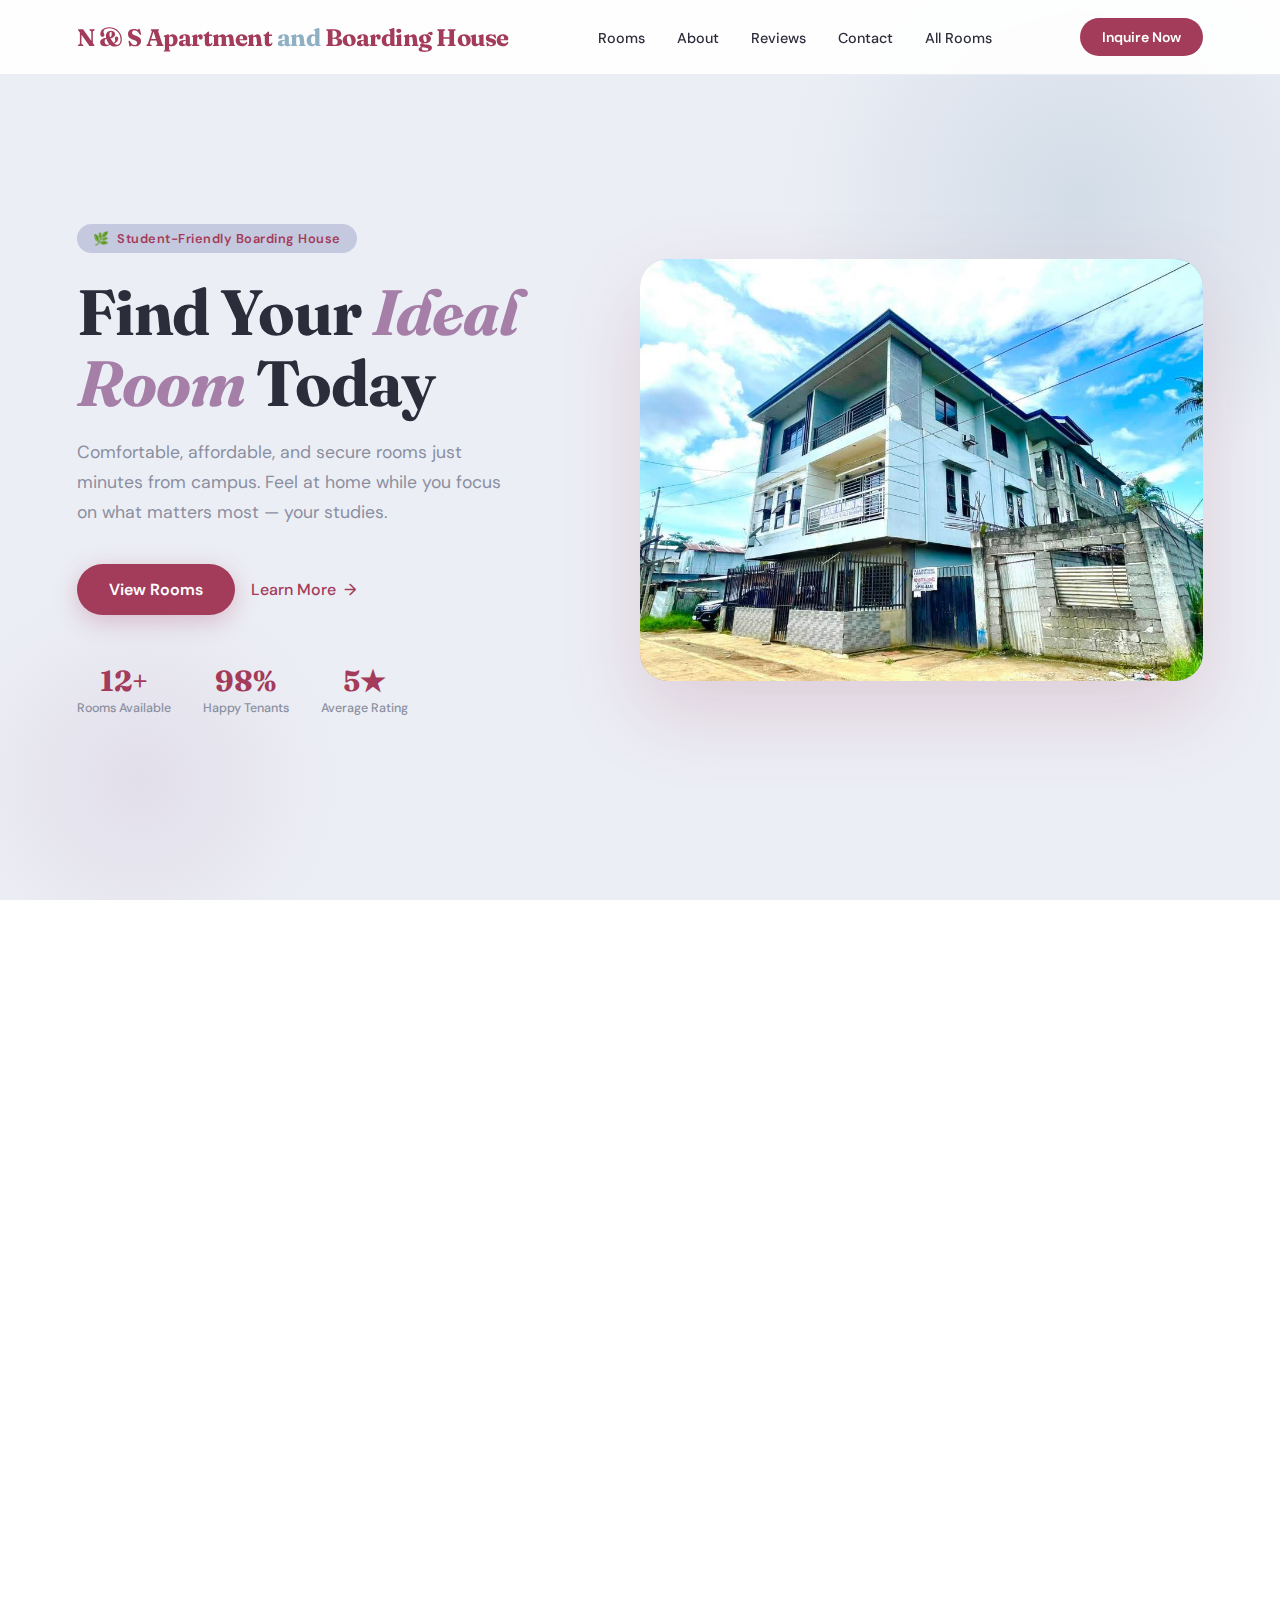
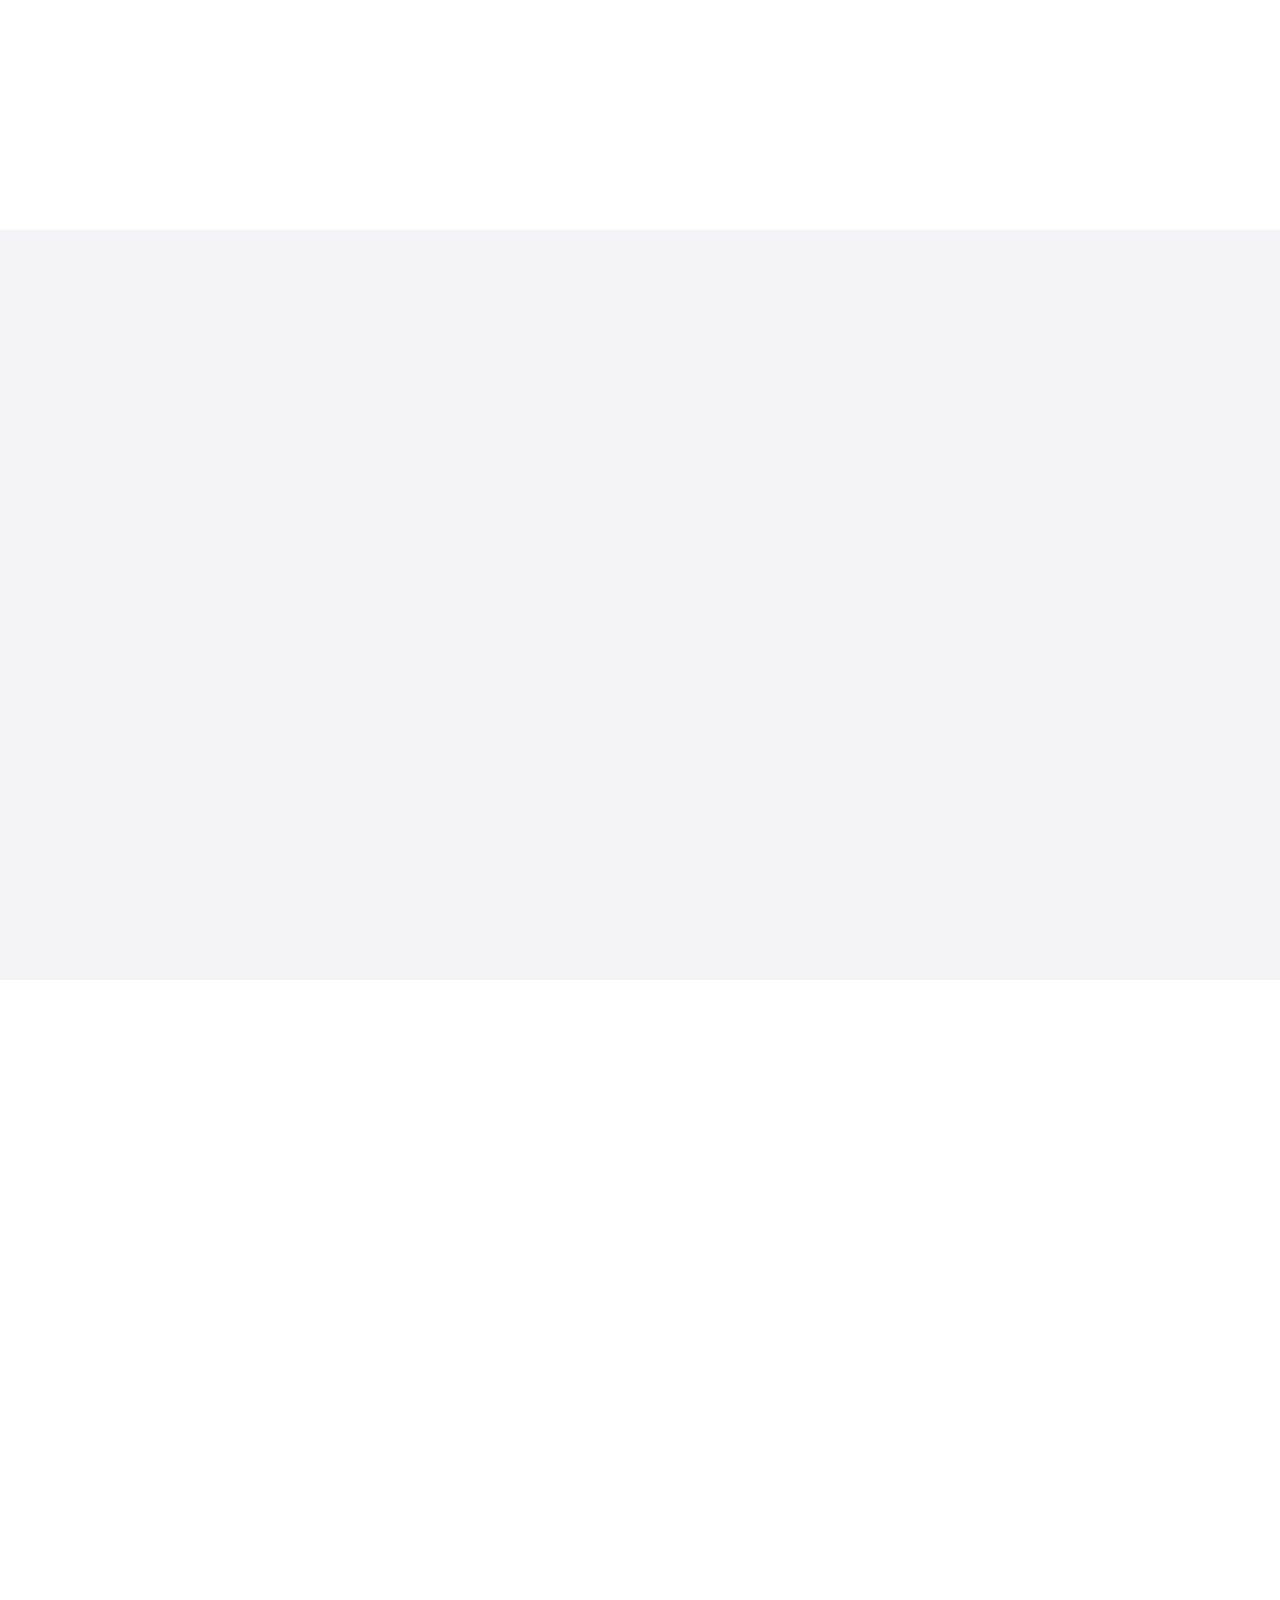
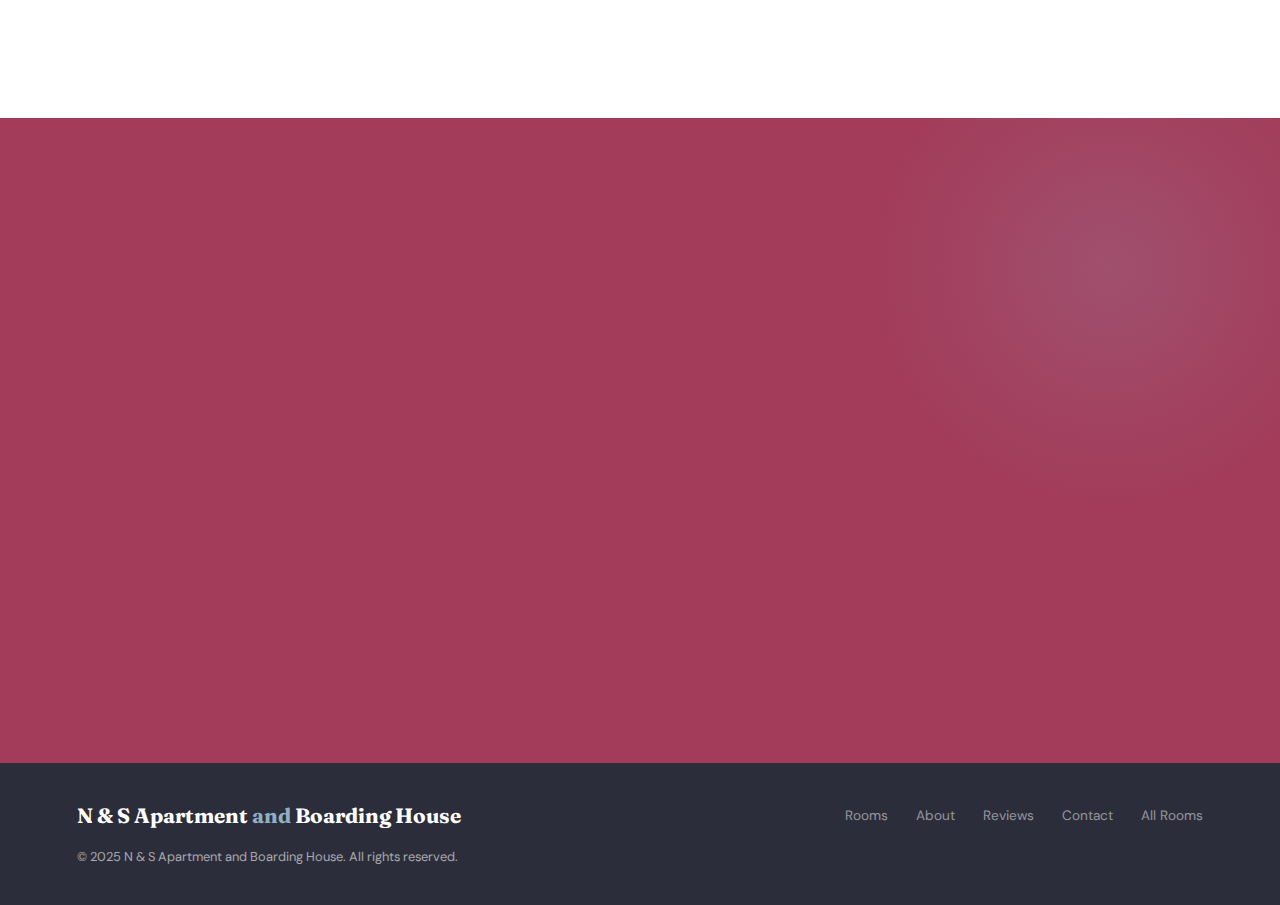
<file: index.html>
<!DOCTYPE html>
<html lang="en">
<head>
<meta charset="UTF-8">
<meta name="viewport" content="width=device-width, initial-scale=1.0">
<title>N & S Apartment and Boarding House – Find Your Ideal Room Today</title>
<link rel="preconnect" href="https://fonts.googleapis.com">
<link href="https://fonts.googleapis.com/css2?family=Fraunces:ital,wght@0,400;0,600;0,700;1,400&family=DM+Sans:wght@300;400;500;600&display=swap" rel="stylesheet">

<link rel="stylesheet" href="/index_style.css" >

</head>
<body>

<!-- NAV -->
<nav id="navbar">
  <div class="nav-logo">N & S Apartment <span>and </span> Boarding House</div>
  <ul class="nav-links" id="navLinks">
    <li><a href="#rooms">Rooms</a></li>
    <li><a href="#about">About</a></li>
    <li><a href="#testimonials">Reviews</a></li>
    <li><a href="#contact">Contact</a></li>
    <li><a href="/pages/rooms.html">All Rooms</a></li>
  </ul>
  <a href="#contact" class="nav-cta">Inquire Now</a>
  <div class="hamburger" id="hamburger" onclick="toggleMenu()">
    <span></span><span></span><span></span>
  </div>
</nav>

<!-- HERO -->
<section id="hero">
  <div class="hero-text">
    <div class="hero-badge">Student-Friendly Boarding House</div>
    <h1>Find Your <em>Ideal Room</em> Today</h1>
    <p class="hero-sub">Comfortable, affordable, and secure rooms just minutes from campus. Feel at home while you focus on what matters most — your studies.</p>
    <div class="hero-actions">
      <a href="#rooms" class="btn-primary">View Rooms</a>
      <a href="#about" class="btn-ghost">Learn More</a>
    </div>
    <div class="hero-stats">
      <div class="stat-item">
        <div class="stat-num">12+</div>
        <div class="stat-label">Rooms Available</div>
      </div>
      <div class="stat-item">
        <div class="stat-num">98%</div>
        <div class="stat-label">Happy Tenants</div>
      </div>
      <div class="stat-item">
        <div class="stat-num">5★</div>
        <div class="stat-label">Average Rating</div>
      </div>
    </div>
  </div>

  <div class="hero-visual">
    <div class="hero-img-wrap">
      <div class="hero-img-placeholder">
        <img src="/images/full pic.jpg" alt="N&S Apartment and Boarding House">
      </div>
    </div>
  </div>
</section>

<!-- ROOMS -->
<section id="rooms">
  <div class="rooms-header reveal">
    <div>
      <div class="section-label">Available Rooms</div>
      <h2>Choose Your Perfect Space</h2>
      <p class="section-sub">All rooms include free Wi-Fi, 24/7 security, and access to shared common areas.</p>
    </div>
    <a href="/pages/rooms.html" class="rooms-link">See all rooms</a>
  </div>

  <div class="rooms-grid">
    <!-- Card 1 -->
    <div class="room-card reveal">
      <div class="room-img">
        <div class="room-img-bg r1">
          <img src="/images/triple double deck.jpg" alt="3 Double Deck Room">
        </div>
        <span class="room-badge available">✓ Available</span>
      </div>
      <div class="room-info">
        <div class="room-title">Room 100</div>
        <div class="room-price">₱800 <span>/ month</span></div>
        <div class="room-amenities">
          <span class="amenity-tag">3 Double Decks</span>
          <span class="amenity-tag">Free Wi-Fi</span>
          <span class="amenity-tag">Window View</span>
          <span class="amenity-tag">Private Lock</span>
          <span class="amenity-tag">Sa loob ang CR</span>
          <span class="amenity-tag">Shared CR</span>
        </div>
        <a href="#contact" class="room-cta">Book This Room</a>
      </div>
    </div>

    <!-- Card 2 -->
    <div class="room-card reveal">
      <div class="room-img">
        <div class="room-img-bg r2">
           <img src="/images/triple double deck 2.jpg" alt="6 Bed Room">
        </div>
        <span class="room-badge available">✓ Available</span>
      </div>
      <div class="room-info">
        <div class="room-title">Room 101</div>
        <div class="room-price">₱900 <span>/ month</span></div>
        <div class="room-amenities">
          <span class="amenity-tag">2 Double Decks</span>
          <span class="amenity-tag">Wi-Fi</span>
          <span class="amenity-tag">Sa loob ang CR</span>
          <span class="amenity-tag">Cabinet</span>
          <span class="amenity-tag">Study Area</span>
        </div>
        <a href="#contact" class="room-cta">Book This Room</a>
      </div>
    </div>

    <!-- Card 3 -->
    <div class="room-card reveal">
      <div class="room-img">
        <div class="room-img-bg r3">
           <img src="/images/tw double deck.jpg" alt="Premium Suite">
        </div>
        <span class="room-badge" style="background:#e9c46a;color:#333;">Almost Full</span>
      </div>
      <div class="room-info">
        <div class="room-title">Room 102</div>
        <div class="room-price">₱1,000  <span>/ month</span></div>
        <div class="room-amenities">
          <span class="amenity-tag">1 Double Deck</span>
          <span class="amenity-tag">Aircon</span>
          <span class="amenity-tag">Wi-Fi</span>
          <span class="amenity-tag">Cabinet</span>
          <span class="amenity-tag">May CR sa loob</span>
        </div>
        <a href="#contact" class="room-cta">Book This Room</a>
      </div>
    </div>
  </div>
</section>

<!-- ABOUT -->
<section id="about">
  <div class="reveal">
    <div class="section-label">About the Property</div>
    <h2>A Place You'll Be Proud to Call Home</h2>
  </div>
  <div class="about-grid">
    <div class="reveal">
      <p class="about-desc">N & S Apartment and Boarding House offers a peaceful, clean, and secure environment specifically designed for the student lifestyle. Located in the heart of the MSU campus, we provide the perfect balance of convenience and comfort.</p>
      <p class="about-desc">Our facility is situated at MSU Cadayonan, Marawi City, positioned just below the College of Law, College of Education, and College of Engineering. We are conveniently located right beside the MSU-Meranaw Cultural Heritage Center.</p>
      <div class="owner-card">
        <div class="owner-avatar">
          <img src="/images/owner-picture.jpg" alt="Owner's profile picture">
        </div>
        <div>
          <div class="owner-name">Maria Santos</div>
          <div class="owner-role">Property Owner & Manager</div>
          <div class="owner-contact">
            <a href="tel:+6396494203057">📞 +63 964 942 0305</a>
            <a href="mailto:renyuhin216@gmail.com">✉️ renyuhin216@gmail.com</a>
          </div>
        </div>
      </div>
    </div>

    <div class="map-wrapper reveal">
      <div class="map-placeholder">
        <span>🗺️</span>
        <p>MSU Cadayonan, Marawi City<br>Below College of Law & Engineering</p>
        <p style="font-size:.8rem; margin-top:8px; opacity:.7;">Google Maps Embed Goes Here</p>
      </div>
    </div>
  </div>
</section>

<!-- TESTIMONIALS -->
<section id="testimonials">
  <div class="reveal" style="text-align:center; margin-bottom: 48px;">
    <div class="section-label">Testimonials</div>
    <h2>What Our Tenants Say</h2>
    <p class="section-sub" style="margin: 10px auto 0; text-align:center;">Real experiences from real students who called N & S Apartment and Boarding House a home.</p>
  </div>

  <div class="testi-grid">
    <div class="testi-card reveal">
      <div class="testi-quote">"</div>
      <p class="testi-text">Living at N & S Apartment and Boarding House made my college life so much easier. The location is unbeatable and Ma'am Maria is super kind and responsive. The Wi-Fi is always fast even during exam season!</p>
      <div class="testi-author">
        <div class="testi-avatar av1">
          <img src="images/nursing student.jpg" alt="student-reviewer#1">
        </div>
        <div>
          <div class="stars">★★★★★</div>
          <div class="testi-name">Camille Reyes</div>
          <div class="testi-course">BS Nursing, 3rd Year</div>
        </div>
      </div>
    </div>

    <div class="testi-card reveal">
      <div class="testi-quote">"</div>
      <p class="testi-text">I've been a tenant for 2 years and I wouldn't trade it. The room is clean, the community is friendly, and I've never felt unsafe. Highly recommended for incoming freshmen!</p>
      <div class="testi-author">
        <div class="testi-avatar av2">
            <img src="images/bs it.jfif" alt="Student Reviewer #2">
        </div>
        <div>
          <div class="stars">★★★★★</div>
          <div class="testi-name">Jared Villanueva</div>
          <div class="testi-course">BSIT, 4th Year</div>
        </div>
      </div>
    </div>

    <div class="testi-card reveal">
      <div class="testi-quote">"</div>
      <p class="testi-text">The study lounge is my favorite spot. Quiet, well-lit, and there's always good company. N & S Apartment and Boarding House really feels like home away from home. Worth every peso!</p>
      <div class="testi-author">
        <div class="testi-avatar av3">
         <img src="images/ba_Com_Student.jpg" alt="student reviewer #3">
        </div>
        <div>
          <div class="stars">★★★★★</div>
          <div class="testi-name">Ana Lim</div>
          <div class="testi-course">BA Communication, 2nd Year</div>
        </div>
      </div>
    </div>
  </div>
</section>

<!-- CONTACT -->
<section id="contact">
  <div class="contact-grid">
    <div class="contact-text reveal">
      <div class="section-label">Get in Touch</div>
      <h2>Ready to Move In?</h2>
      <p>Reach out to us directly through any of the channels below. We respond quickly and would love to show you around — in person or via video call.</p>
      <div class="contact-perks">
        <div class="perk"><div class="perk-icon">
          <img src="assets/24hours.png">
        </div> Fast response within 24 hours</div>
        <div class="perk"><div class="perk-icon">
          <img src="assets/waiting time.png" alt="">
        </div> Free room viewing anytime</div>
        <div class="perk"><div class="perk-icon">
          <img src="assets/flexible moving date.png" alt="">
        </div> Flexible move-in dates</div>
        <div class="perk"><div class="perk-icon">
          <img src="assets/safe and secure.png" alt="">
        </div> Safe and secure environment</div>
      </div>
    </div>

    <div class="contact-card reveal">
      <div class="contact-card-title">Contact Us Directly</div>
      <div class="contact-card-sub">Choose your preferred way to get in touch with us. We're always happy to answer your questions!</div>

      <div class="contact-methods">
        <!-- Gmail -->
        <a href="mailto:renyuhin216@gmail.com" class="contact-method">
          <div class="contact-method-icon cm-gmail">
            <img src="assets/gmail_icon.png" alt="Gmail">
          </div>
          <div class="contact-method-info">
            <div class="contact-method-label">Gmail</div>
            <div class="contact-method-value">renyuhin216@gmail.com</div>
          </div>
          <div class="contact-method-action">Send Email →</div>
        </a>

        <!-- Facebook -->
        <a href="https://facebook.com/NSApartmentBoardingHouse" target="_blank" class="contact-method">
          <div class="contact-method-icon cm-facebook">
            <img src="/assets/facebook_icon.jpg" alt="Facebook">
          </div>
          <div class="contact-method-info">
            <div class="contact-method-label">Facebook</div>
            <div class="contact-method-value">N & S Apartment Boarding House</div>
          </div>
          <div class="contact-method-action">Message Us →</div>
        </a>

        <!-- Mobile -->
        <a href="tel:+639649420305" class="contact-method">
          <div class="contact-method-icon cm-mobile">
              <img src="/assets/call_icon.png" alt="Call">
          </div>

          <div class="contact-method-info">
            <div class="contact-method-label">Mobile Number</div>
            <div class="contact-method-value">+63 964 942 0305</div>
          </div>
          <div class="contact-method-action">Call Now →</div>
        </a>
      </div>
    </div>
  </div>
</section>


<!-- FOOTER -->
<footer>
  <div class="footer-logo">N & S Apartment <span>and </span> Boarding House</div>
  <div class="footer-links">
    <a href="#rooms">Rooms</a>
    <a href="#about">About</a>
    <a href="#testimonials">Reviews</a>
    <a href="#contact">Contact</a>
    <a href="rooms.html">All Rooms</a>
  </div>
  <div class="footer-copy">© 2025 N & S Apartment and Boarding House. All rights reserved.</div>
</footer>

<script src="/scripts/index_script.js"></script>

</body>
</html>
</file>
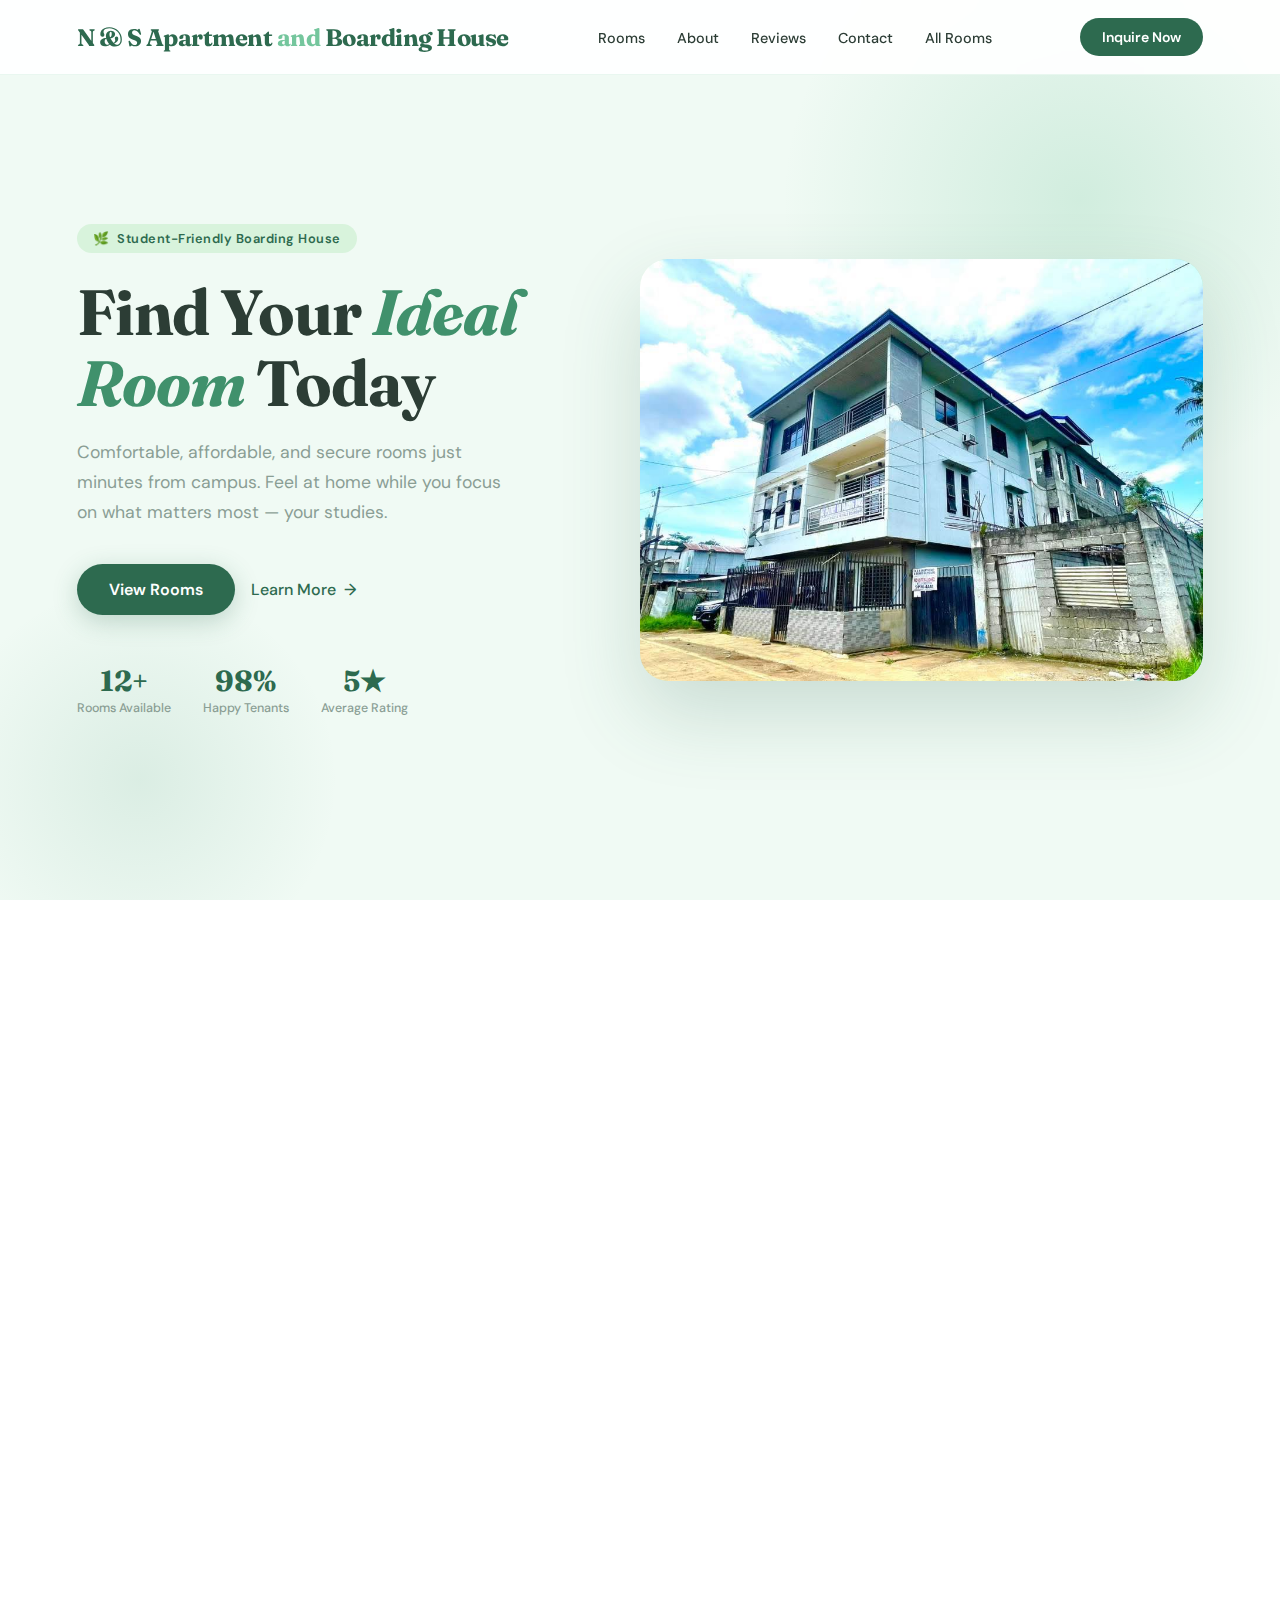
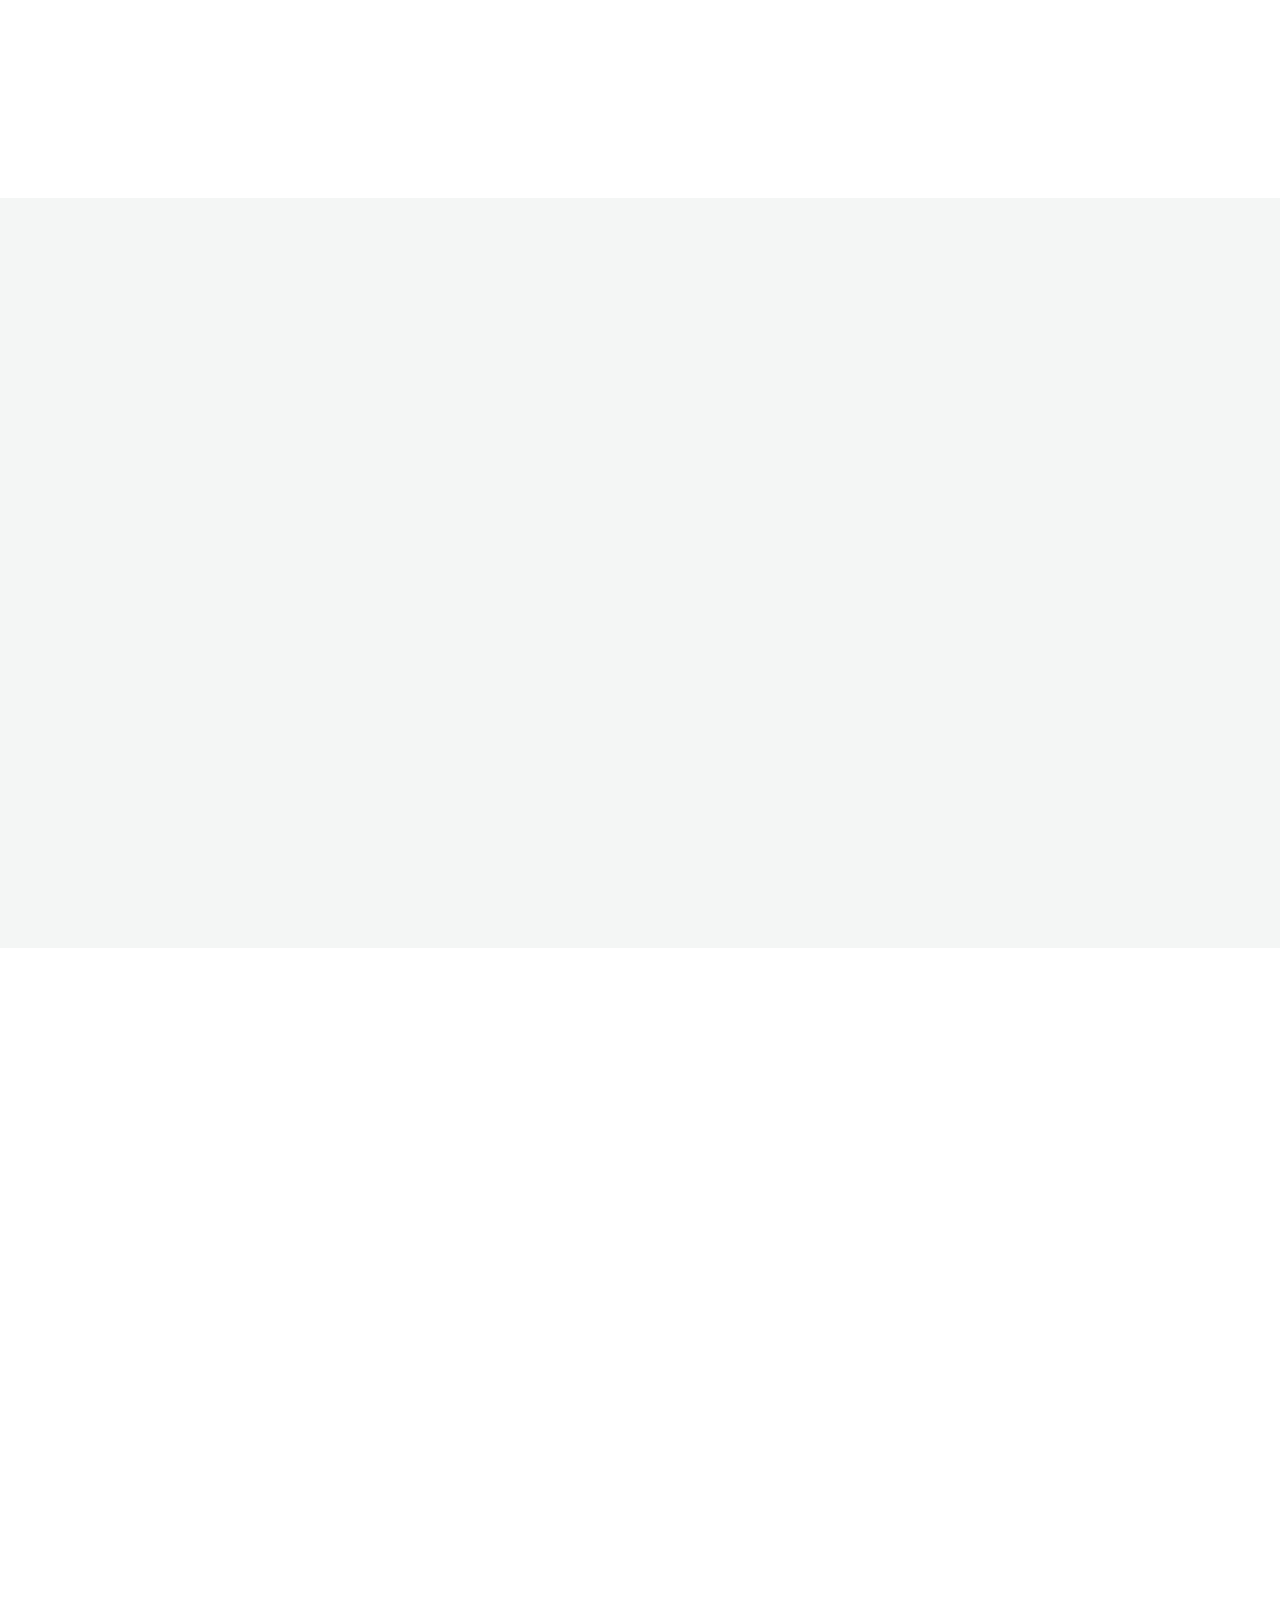
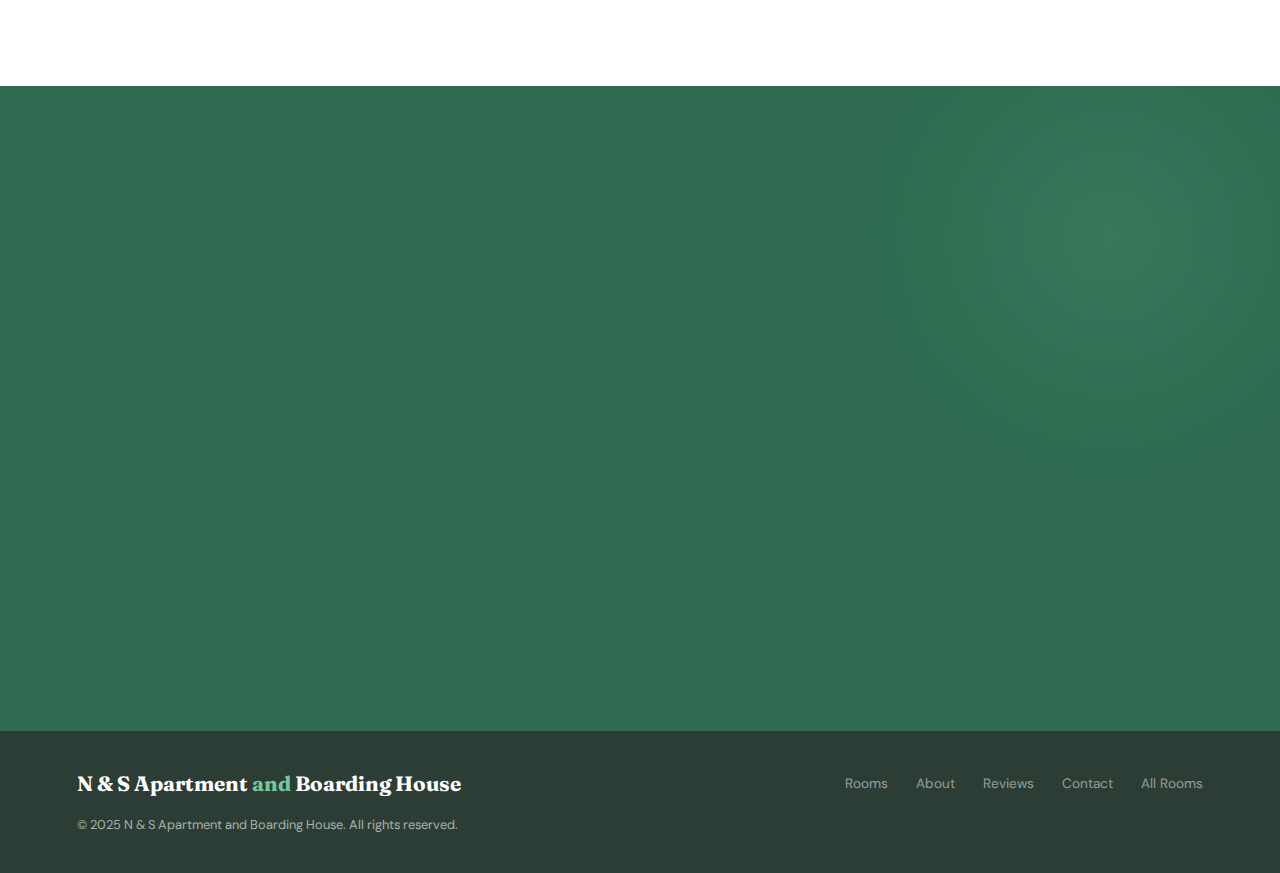
<file: pages/index.html>
<!DOCTYPE html>
<html lang="en">
<head>
<meta charset="UTF-8">
<meta name="viewport" content="width=device-width, initial-scale=1.0">
<title>N & S Apartment and Boarding House – Find Your Ideal Room Today</title>
<link rel="preconnect" href="https://fonts.googleapis.com">
<link href="https://fonts.googleapis.com/css2?family=Fraunces:ital,wght@0,400;0,600;0,700;1,400&family=DM+Sans:wght@300;400;500;600&display=swap" rel="stylesheet">

<link rel="stylesheet" href="/styles/index_style.css" />
</head>
<body>

<!-- NAV -->
<nav id="navbar">
  <div class="nav-logo">N & S Apartment <span>and </span> Boarding House</div>
  <ul class="nav-links" id="navLinks">
    <li><a href="#rooms">Rooms</a></li>
    <li><a href="#about">About</a></li>
    <li><a href="#testimonials">Reviews</a></li>
    <li><a href="#contact">Contact</a></li>
    <li><a href="rooms.html">All Rooms</a></li>
  </ul>
  <a href="#contact" class="nav-cta">Inquire Now</a>
  <div class="hamburger" id="hamburger" onclick="toggleMenu()">
    <span></span><span></span><span></span>
  </div>
</nav>

<!-- HERO -->
<section id="hero">
  <div class="hero-text">
    <div class="hero-badge">Student-Friendly Boarding House</div>
    <h1>Find Your <em>Ideal Room</em> Today</h1>
    <p class="hero-sub">Comfortable, affordable, and secure rooms just minutes from campus. Feel at home while you focus on what matters most — your studies.</p>
    <div class="hero-actions">
      <a href="#rooms" class="btn-primary">View Rooms</a>
      <a href="#about" class="btn-ghost">Learn More</a>
    </div>
    <div class="hero-stats">
      <div class="stat-item">
        <div class="stat-num">12+</div>
        <div class="stat-label">Rooms Available</div>
      </div>
      <div class="stat-item">
        <div class="stat-num">98%</div>
        <div class="stat-label">Happy Tenants</div>
      </div>
      <div class="stat-item">
        <div class="stat-num">5★</div>
        <div class="stat-label">Average Rating</div>
      </div>
    </div>
  </div>

  <div class="hero-visual">
    <div class="hero-img-wrap">
      <div class="hero-img-placeholder">
        <img src="/images/full pic.jpg" alt="N&S Apartment and Boarding House">
      </div>
    </div>
  </div>
</section>

<!-- ROOMS -->
<section id="rooms">
  <div class="rooms-header reveal">
    <div>
      <div class="section-label">Available Rooms</div>
      <h2>Choose Your Perfect Space</h2>
      <p class="section-sub">All rooms include free Wi-Fi, 24/7 security, and access to shared common areas.</p>
    </div>
    <a href="/pages/rooms.html" class="rooms-link">See all rooms</a>
  </div>

  <div class="rooms-grid">
    <!-- Card 1 -->
    <div class="room-card reveal">
      <div class="room-img">
        <div class="room-img-bg r1">
          <img src="/images/triple double deck.jpg" alt="3 Double Deck Room">
        </div>
        <span class="room-badge available">✓ Available</span>
      </div>
      <div class="room-info">
        <div class="room-title">3 Double Deck Room</div>
        <div class="room-price">₱3,500 <span>/ month</span></div>
        <div class="room-amenities">
          <span class="amenity-tag">Single Bed</span>
          <span class="amenity-tag">Wi-Fi</span>
          <span class="amenity-tag">Window View</span>
          <span class="amenity-tag">Private Lock</span>
        </div>
        <a href="#contact" class="room-cta">Book This Room</a>
      </div>
    </div>

    <!-- Card 2 -->
    <div class="room-card reveal">
      <div class="room-img">
        <div class="room-img-bg r2">
           <img src="/images/triple double deck 2.jpg" alt="6 Bed Room">
        </div>
        <span class="room-badge available">✓ Available</span>
      </div>
      <div class="room-info">
        <div class="room-title">6 Bed Room</div>
        <div class="room-price">₱5,200 <span>/ month</span></div>
        <div class="room-amenities">
          <span class="amenity-tag">Double Bed</span>
          <span class="amenity-tag">Wi-Fi</span>
          <span class="amenity-tag">Aircon</span>
          <span class="amenity-tag">Cabinet</span>
        </div>
        <a href="#contact" class="room-cta">Book This Room</a>
      </div>
    </div>

    <!-- Card 3 -->
    <div class="room-card reveal">
      <div class="room-img">
        <div class="room-img-bg r3">
           <img src="/images/tw double deck.jpg" alt="Premium Suite">
        </div>
        <span class="room-badge" style="background:#e9c46a;color:#333;">Almost Full</span>
      </div>
      <div class="room-info">
        <div class="room-title">Premium Suite</div>
        <div class="room-price">₱7,500 <span>/ month</span></div>
        <div class="room-amenities">
          <span class="amenity-tag">Queen Bed</span>
          <span class="amenity-tag">Wi-Fi</span>
          <span class="amenity-tag">Aircon</span>
          <span class="amenity-tag">Own CR</span>
          <span class="amenity-tag">Study Desk</span>
        </div>
        <a href="#contact" class="room-cta">Book This Room</a>
      </div>
    </div>
  </div>
</section>

<!-- ABOUT -->
<section id="about">
  <div class="reveal">
    <div class="section-label">About the Property</div>
    <h2>A Place You'll Be Proud to Call Home</h2>
  </div>
  <div class="about-grid">
    <div class="reveal">
      <p class="about-desc">N & S Apartment and Boarding House offers a peaceful, clean, and secure environment specifically designed for the student lifestyle. Located in the heart of the MSU campus, we provide the perfect balance of convenience and comfort.</p>
      <p class="about-desc">Our facility is situated at MSU Cadayonan, Marawi City, positioned just below the College of Law, College of Education, and College of Engineering. We are conveniently located right beside the MSU-Meranaw Cultural Heritage Center.</p>
      <div class="owner-card">
        <div class="owner-avatar">
          <img src="/images/owner-picture.jpg" alt="Owner's profile picture">
        </div>
        <div>
          <div class="owner-name">Maria Santos</div>
          <div class="owner-role">Property Owner & Manager</div>
          <div class="owner-contact">
            <a href="tel:+639530971127">📞 +63 953 097 1127</a>
            <a href="mailto:owner@gmail.com">✉️ owner@gmail.com</a>
          </div>
        </div>
      </div>
    </div>

    <div class="map-wrapper reveal">
      <div class="map-placeholder">
        <span>🗺️</span>
        <p>MSU Cadayonan, Marawi City<br>Below College of Law & Engineering</p>
        <p style="font-size:.8rem; margin-top:8px; opacity:.7;">Google Maps Embed Goes Here</p>
      </div>
    </div>
  </div>
</section>

<!-- TESTIMONIALS -->
<section id="testimonials">
  <div class="reveal" style="text-align:center; margin-bottom: 48px;">
    <div class="section-label">Testimonials</div>
    <h2>What Our Tenants Say</h2>
    <p class="section-sub" style="margin: 10px auto 0; text-align:center;">Real experiences from real students who called N & S Apartment and Boarding House a home.</p>
  </div>

  <div class="testi-grid">
    <div class="testi-card reveal">
      <div class="testi-quote">"</div>
      <p class="testi-text">Living at N & S Apartment and Boarding House made my college life so much easier. The location is unbeatable and Ma'am Maria is super kind and responsive. The Wi-Fi is always fast even during exam season!</p>
      <div class="testi-author">
        <div class="testi-avatar av1">😊</div>
        <div>
          <div class="stars">★★★★★</div>
          <div class="testi-name">Camille Reyes</div>
          <div class="testi-course">BS Nursing, 3rd Year</div>
        </div>
      </div>
    </div>

    <div class="testi-card reveal">
      <div class="testi-quote">"</div>
      <p class="testi-text">I've been a tenant for 2 years and I wouldn't trade it. The room is clean, the community is friendly, and I've never felt unsafe. Highly recommended for incoming freshmen!</p>
      <div class="testi-author">
        <div class="testi-avatar av2">🧑</div>
        <div>
          <div class="stars">★★★★★</div>
          <div class="testi-name">Jared Villanueva</div>
          <div class="testi-course">BSIT, 4th Year</div>
        </div>
      </div>
    </div>

    <div class="testi-card reveal">
      <div class="testi-quote">"</div>
      <p class="testi-text">The study lounge is my favorite spot. Quiet, well-lit, and there's always good company. N & S Apartment and Boarding House really feels like home away from home. Worth every peso!</p>
      <div class="testi-author">
        <div class="testi-avatar av3">👧</div>
        <div>
          <div class="stars">★★★★★</div>
          <div class="testi-name">Ana Lim</div>
          <div class="testi-course">BA Communication, 2nd Year</div>
        </div>
      </div>
    </div>
  </div>
</section>

<!-- CONTACT -->
<section id="contact">
  <div class="contact-grid">
    <div class="contact-text reveal">
      <div class="section-label">Get in Touch</div>
      <h2>Ready to Move In?</h2>
      <p>Reach out to us directly through any of the channels below. We respond quickly and would love to show you around — in person or via video call.</p>
      <div class="contact-perks">
        <div class="perk"><div class="perk-icon">💬</div> Fast response within 24 hours</div>
        <div class="perk"><div class="perk-icon">📅</div> Free room viewing anytime</div>
        <div class="perk"><div class="perk-icon">📝</div> Flexible move-in dates</div>
        <div class="perk"><div class="perk-icon">🔐</div> Safe and secure environment</div>
      </div>
    </div>

    <div class="contact-card reveal">
      <div class="contact-card-title">Contact Us Directly</div>
      <div class="contact-card-sub">Choose your preferred way to get in touch with us. We're always happy to answer your questions!</div>

      <div class="contact-methods">
        <!-- Gmail -->
        <a href="mailto:nsapartment@gmail.com" class="contact-method">
          <div class="contact-method-icon cm-gmail">📧</div>
          <div class="contact-method-info">
            <div class="contact-method-label">Gmail</div>
            <div class="contact-method-value">nsapartment@gmail.com</div>
          </div>
          <div class="contact-method-action">Send Email →</div>
        </a>

        <!-- Facebook -->
        <a href="https://facebook.com/NSApartmentBoardingHouse" target="_blank" class="contact-method">
          <div class="contact-method-icon cm-facebook">📘</div>
          <div class="contact-method-info">
            <div class="contact-method-label">Facebook</div>
            <div class="contact-method-value">N & S Apartment Boarding House</div>
          </div>
          <div class="contact-method-action">Message Us →</div>
        </a>

        <!-- Mobile -->
        <a href="tel:+639530971127" class="contact-method">
          <div class="contact-method-icon cm-mobile">📱</div>
          <div class="contact-method-info">
            <div class="contact-method-label">Mobile / Viber</div>
            <div class="contact-method-value">+63 953 097 1127</div>
          </div>
          <div class="contact-method-action">Call Now →</div>
        </a>
      </div>
    </div>
  </div>
</section>

<!-- FOOTER -->
<footer>
  <div class="footer-logo">N & S Apartment <span>and </span> Boarding House</div>
  <div class="footer-links">
    <a href="#rooms">Rooms</a>
    <a href="#about">About</a>
    <a href="#testimonials">Reviews</a>
    <a href="#contact">Contact</a>
    <a href="rooms.html">All Rooms</a>
  </div>
  <div class="footer-copy">© 2025 N & S Apartment and Boarding House. All rights reserved.</div>
</footer>

<script src="/scripts/index_script.js"></script>

</body>
</html>
</file>
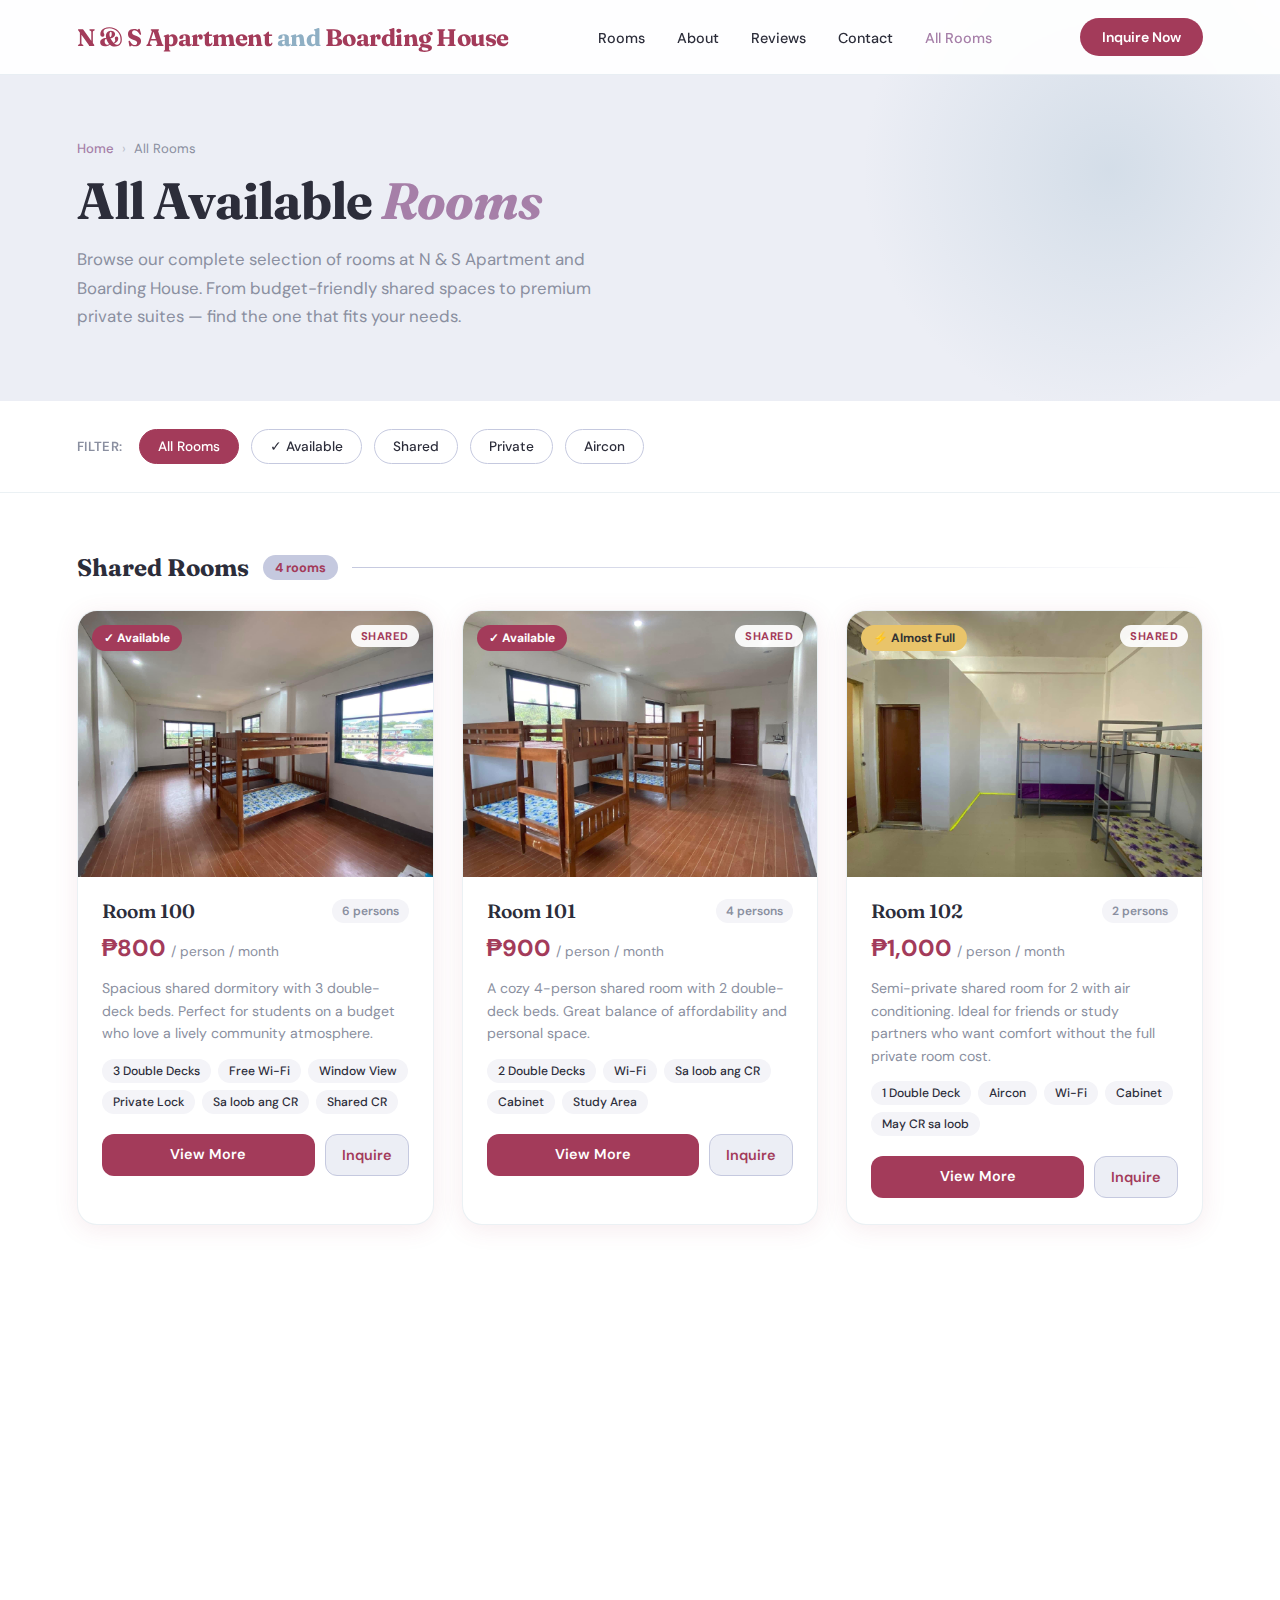
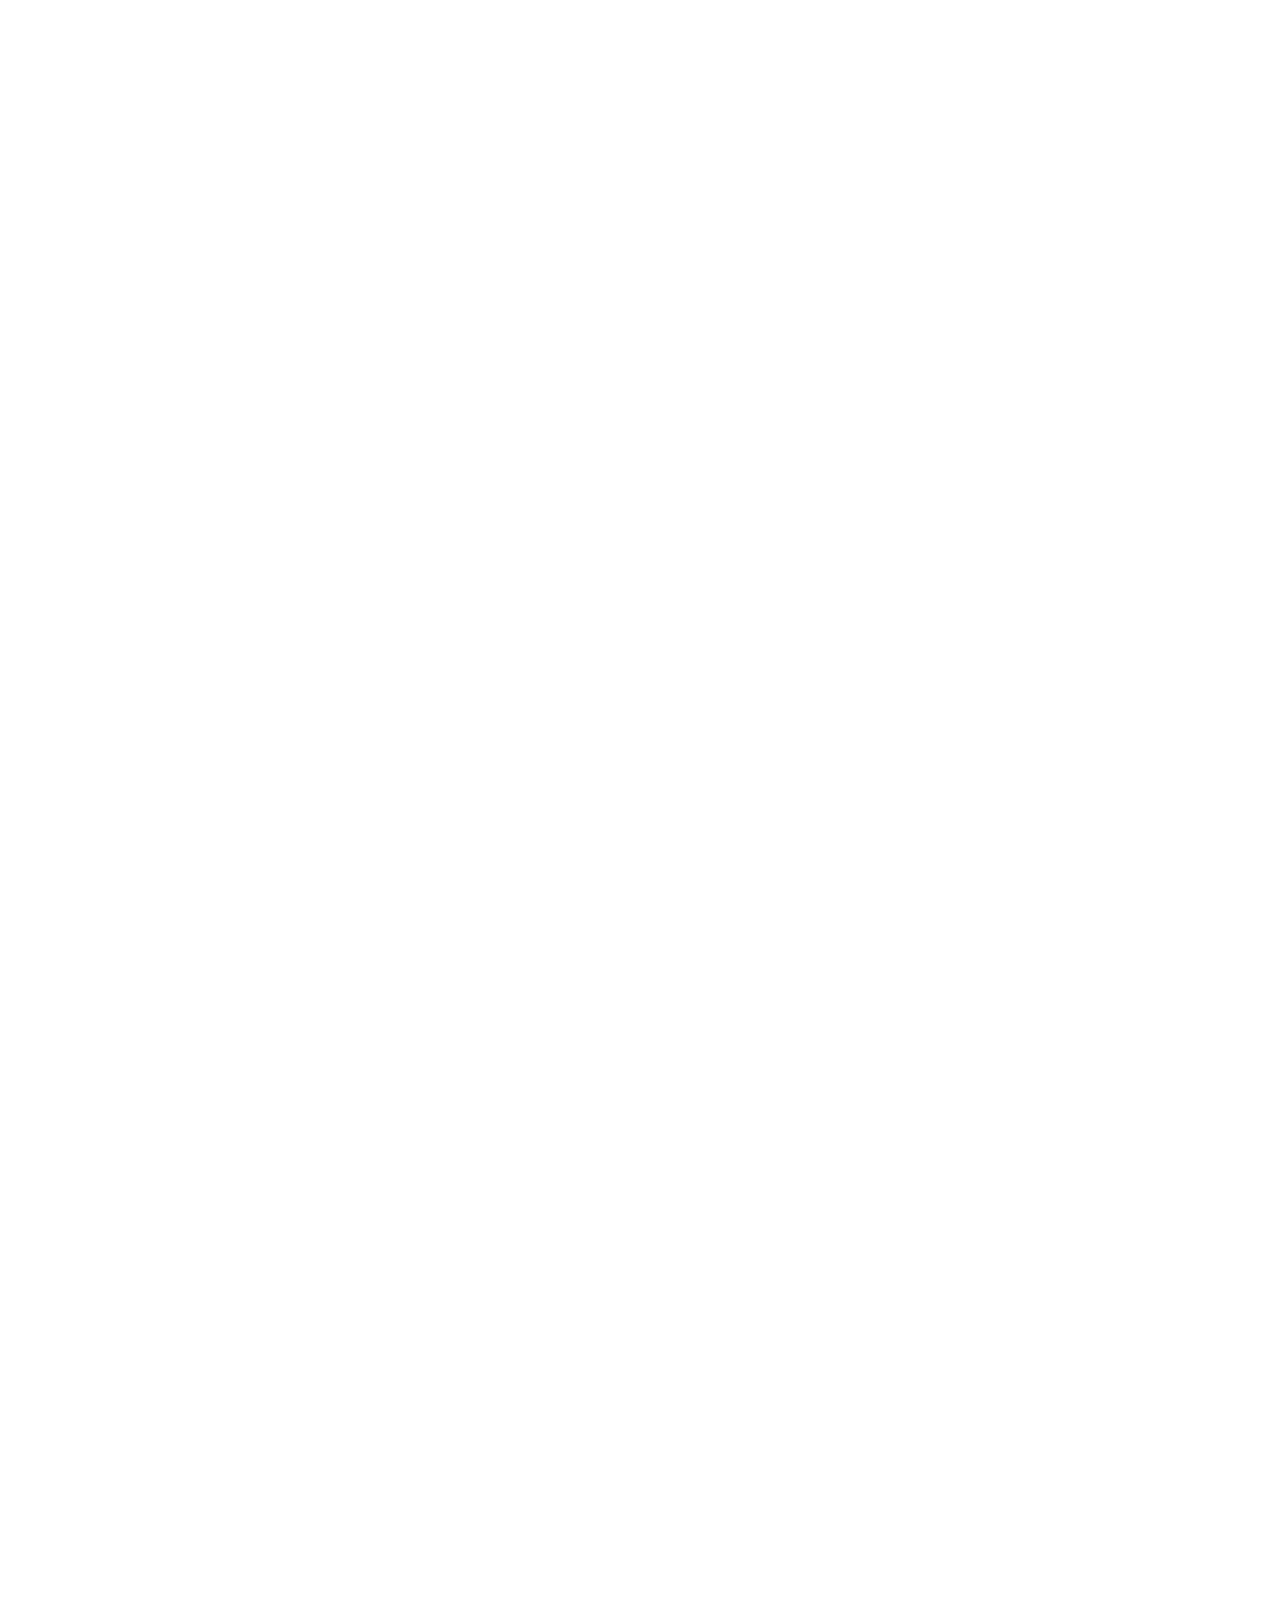
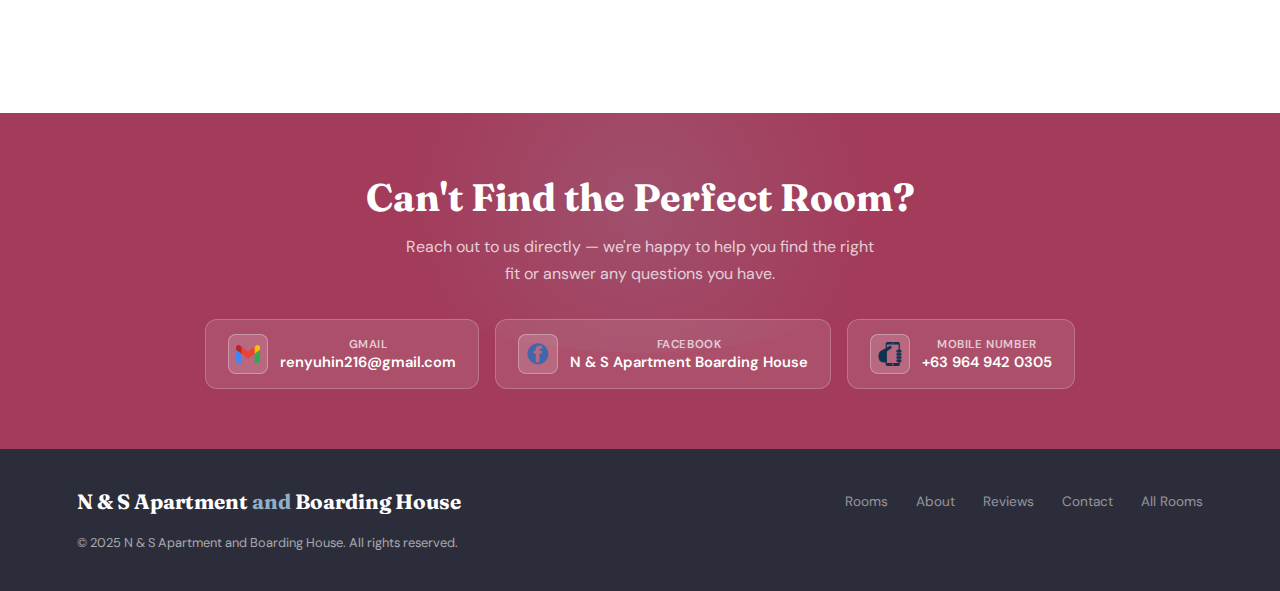
<file: pages/rooms.html>
<!DOCTYPE html>
<html lang="en">
<head>
<meta charset="UTF-8">
<meta name="viewport" content="width=device-width, initial-scale=1.0">
<title>All Rooms – N & S Apartment and Boarding House</title>
<link rel="preconnect" href="https://fonts.googleapis.com">
<link href="https://fonts.googleapis.com/css2?family=Fraunces:ital,wght@0,400;0,600;0,700;1,400&family=DM+Sans:wght@300;400;500;600&display=swap" rel="stylesheet">
<link rel="stylesheet" href="/rooms_page_style.css" />

</head>
<body>

<!-- NAV -->
<nav id="navbar">
  <a href="/index.html" class="nav-logo">N & S Apartment <span>and </span> Boarding House</a>
  <ul class="nav-links" id="navLinks">
    <li><a href="/index.html#rooms">Rooms</a></li>
    <li><a href="/index.html#about">About</a></li>
    <li><a href="/index.html#testimonials">Reviews</a></li>
    <li><a href="/index.html#contact">Contact</a></li>
    <li><a href="/pages/rooms.html" class="active">All Rooms</a></li>
  </ul>
  <a href="/index.html#contact" class="nav-cta">Inquire Now</a>
  <div class="hamburger" id="hamburger" onclick="toggleMenu()">
    <span></span><span></span><span></span>
  </div>
</nav>

<!-- PAGE HEADER -->
<div class="page-header">
  <div class="page-header-inner">
    <div class="breadcrumb">
      <a href="/index.html">Home</a>
      <span class="breadcrumb-sep">›</span>
      <span>All Rooms</span>
    </div>
    <h1>All Available <em>Rooms</em></h1>
    <p>Browse our complete selection of rooms at N & S Apartment and Boarding House. From budget-friendly shared spaces to premium private suites — find the one that fits your needs.</p>
  </div>
</div>

<!-- FILTER BAR -->
<div class="filter-bar" id="filterBar">
  <span class="filter-label">Filter:</span>
  <button class="filter-btn active" data-filter="all" onclick="filterRooms('all', this)">All Rooms</button>
  <button class="filter-btn" data-filter="available" onclick="filterRooms('available', this)">✓ Available</button>
  <button class="filter-btn" data-filter="shared" onclick="filterRooms('shared', this)">Shared</button>
  <button class="filter-btn" data-filter="private" onclick="filterRooms('private', this)">Private</button>
  <button class="filter-btn" data-filter="aircon" onclick="filterRooms('aircon', this)">Aircon</button>
</div>

<!-- ROOMS SECTION -->
<div class="rooms-section">

  <!-- SHARED ROOMS GROUP -->
  <div class="section-group-label reveal" id="group-shared">
    <div class="section-group-title">Shared Rooms</div>
    <div class="section-group-count" id="count-shared">4 rooms</div>
    <div class="section-divider"></div>
  </div>

  <div class="rooms-grid" id="grid-shared">

    <!-- Room 1 -->
    <div class="room-card reveal" data-type="shared" data-status="available" data-tags="shared available">
      <div class="room-img">
        <div class="room-img-placeholder p1">
          <img src="/images/triple double deck.jpg" alt="6-Bed Shared Room" onerror="this.style.display='none'">
        </div>
        <span class="room-badge badge-available">✓ Available</span>
        <span class="room-type-tag">Shared</span>
      </div>
      <div class="room-info">
        <div class="room-header">
          <div class="room-title">Room 100</div>
          <div class="room-capacity">6 persons</div>
        </div>
        <div class="room-price">₱800 <span>/ person / month</span></div>
        <div class="room-desc">
          Spacious shared dormitory with 3 double-deck beds. Perfect for students on a budget who love a lively community atmosphere.
        </div>
        <div class="room-amenities">
          <span class="amenity-tag">3 Double Decks</span>
          <span class="amenity-tag">Free Wi-Fi</span>
          <span class="amenity-tag">Window View</span>
          <span class="amenity-tag">Private Lock</span>
          <span class="amenity-tag">Sa loob ang CR</span>
          <span class="amenity-tag">Shared CR</span>
        </div>
        <div class="room-footer">
          <a href="/pages/view_rooms.html" class="room-cta">View More</a>
          <a href="/index.html#contact" class="room-cta-ghost">Inquire</a>
        </div>
      </div>
    </div>

    <!-- Room 2 -->
    <div class="room-card reveal" data-type="shared" data-status="available" data-tags="shared available">
      <div class="room-img">
        <div class="room-img-placeholder p2">
          <img src="/images/triple double deck 2.jpg" alt="4-Bed Shared Room" onerror="this.style.display='none'">
        </div>
        <span class="room-badge badge-available">✓ Available</span>
        <span class="room-type-tag">Shared</span>
      </div>
      <div class="room-info">
        <div class="room-header">
          <div class="room-title">Room 101</div>
          <div class="room-capacity">4 persons</div>
        </div>
        <div class="room-price">₱900 <span>/ person / month</span></div>
        <div class="room-desc">A cozy 4-person shared room with 2 double-deck beds. 
          Great balance of affordability and personal space.</div>
        <div class="room-amenities">
          <span class="amenity-tag">2 Double Decks</span>
          <span class="amenity-tag">Wi-Fi</span>
          <span class="amenity-tag">Sa loob ang CR</span>
          <span class="amenity-tag">Cabinet</span>
          <span class="amenity-tag">Study Area</span>
        </div>
        <div class="room-footer">
          <a href="/pages/view_rooms.html" class="room-cta">View More</a>
          <a href="/index.html#contact" class="room-cta-ghost">Inquire</a>
        </div>
      </div>
    </div>

    <!-- Room 3 -->
    <div class="room-card reveal" data-type="shared" data-status="almost" data-tags="shared almost aircon">
      <div class="room-img">
        <div class="room-img-placeholder p3">
          <img src="/images/tw double deck.jpg" alt="2-Bed Shared Room with Aircon" onerror="this.style.display='none'">
        </div>
        <span class="room-badge badge-almost">⚡ Almost Full</span>
        <span class="room-type-tag">Shared</span>
      </div>

      <div class="room-info">
        <div class="room-header">
          <div class="room-title">Room 102</div>
          <div class="room-capacity">2 persons</div>
        </div>
        <div class="room-price">₱1,000 <span>/ person / month</span></div>
        <div class="room-desc">Semi-private shared room for 2 with air conditioning. Ideal for friends or study partners who want comfort without the full private room cost.</div>
        <div class="room-amenities">
          <span class="amenity-tag">1 Double Deck</span>
          <span class="amenity-tag">Aircon</span>
          <span class="amenity-tag">Wi-Fi</span>
          <span class="amenity-tag">Cabinet</span>
          <span class="amenity-tag">May CR sa loob</span>
        </div>
        <div class="room-footer">
          <a href="/pages/view_rooms.html" class="room-cta">View More</a>
          <a href="/index.html#contact" class="room-cta-ghost">Inquire</a>
        </div>
      </div>  
      
    </div>

    <!-- Room 4 -->
    <div class="room-card reveal" data-type="shared" data-status="available" data-tags="shared available aircon">
      <div class="room-img">
        <div class="room-img-placeholder p5">
          <img src="/images/2-bed space.jpg" alt="2-Bed Shared Room with Aircon" onerror="this.style.display='none'">
        </div>
        <span class="room-badge badge-available">✓ Available</span>
        <span class="room-type-tag">Shared</span>
      </div>
      <div class="room-info">
        <div class="room-header">
          <div class="room-title">Room 103</div>
          <div class="room-capacity">4 persons</div>
        </div>
        <div class="room-price">₱2,800 <span>/ person / month</span></div>
        <div class="room-desc">Our most budget-friendly option with 2 double-deck beds. Perfect for incoming freshmen or those prioritizing value above all.</div>
        <div class="room-amenities">
          <span class="amenity-tag">2 Double Decks</span>
          <span class="amenity-tag">Wi-Fi</span>
          <span class="amenity-tag">Shared CR</span>
          <span class="amenity-tag">Fan</span>
        </div>
        <div class="room-footer">
          <a href="/pages/view_rooms.html" class="room-cta">View More</a>
          <a href="/index.html#contact" class="room-cta-ghost">Inquire</a>
        </div>
      </div>
    </div>

  </div><!-- end grid-shared -->

  <!-- PRIVATE ROOMS GROUP -->
  <div class="section-group-label reveal" id="group-private">
    <div class="section-group-title">Private Rooms</div>
    <div class="section-group-count" id="count-private">4 rooms</div>
    <div class="section-divider"></div>
  </div>

  <div class="rooms-grid" id="grid-private">

    <!-- Room 5 -->
    <div class="room-card reveal" data-type="private" data-status="available" data-tags="private available">
      <div class="room-img">
        <div class="room-img-placeholder p2">
          <img src="/images/solo room 1.jpg" alt="solo room #1" onerror="this.style.display='none'">
        </div>
        <span class="room-badge badge-available">✓ Available</span>
        <span class="room-type-tag">Private</span>
      </div>
      <div class="room-info">
        <div class="room-header">
          <div class="room-title">Room 200</div>
          <div class="room-capacity">Solo Mo lang</div>
        </div>
        <div class="room-price">₱5,200 <span>/ month</span></div>
        <div class="room-desc">Your own private space with a single bed, study desk, and closet. Enjoy peace and quiet while still being close to the shared common areas.</div>
        <div class="room-amenities">
          <span class="amenity-tag">Single Bed</span>
          <span class="amenity-tag">Wi-Fi</span>
          <span class="amenity-tag">Study Desk</span>
          <span class="amenity-tag">Closet</span>
          <span class="amenity-tag">Shared CR</span>
        </div>
        <div class="room-footer">
          <a href="/pages/view_rooms.html" class="room-cta">View More</a>
          <a href="/index.html#contact" class="room-cta-ghost">Inquire</a>
        </div>
      </div>
    </div>

    <!-- Room 6 -->
    <div class="room-card reveal" data-type="private" data-status="available" data-tags="private available aircon">
      <div class="room-img">
        <div class="room-img-placeholder p3">
          <img src="/images/solo room 2.jpg" alt="solo room #2" onerror="this.style.display='none'">
        </div>
        <span class="room-badge badge-available">✓ Available</span>
        <span class="room-type-tag">Private</span>
      </div>
      <div class="room-info">
        <div class="room-header">
          <div class="room-title">Room 201</div>
          <div class="room-capacity">Solo Mo lang</div>
        </div>
        <div class="room-price">₱5,500 <span>/ month</span></div>
        <div class="room-desc">A spacious private room with air conditioning, double bed, and a full study setup. Great for students who need a calm, focused environment.</div>
        <div class="room-amenities">
          <span class="amenity-tag">Foam Provided</span>
          <span class="amenity-tag">Aircon</span>
          <span class="amenity-tag">Wi-Fi</span>
          <span class="amenity-tag">Study Desk</span>
          <span class="amenity-tag">Wardrobe</span>
          <span class="amenity-tag">Sa loob ang CR</span>
        </div>
        <div class="room-footer">
          <a href="/pages/view_rooms.html" class="room-cta">View More</a>
          <a href="/index.html#contact" class="room-cta-ghost">Inquire</a>
        </div>
      </div>
    </div>

    <!-- Room 7 -->
    <div class="room-card reveal" data-type="private" data-status="almost" data-tags="private almost aircon">
      <div class="room-img">
        <div class="room-img-placeholder p4">
          <img src="/images/solo room 3.png" alt="solo room #3" onerror="this.style.display='none'">
        </div>
        <span class="room-badge badge-almost">⚡ Almost Full</span>
        <span class="room-type-tag">Private</span>
      </div>
      <div class="room-info">
        <div class="room-header">
          <div class="room-title">Room 202</div>
          <div class="room-capacity">Solo Mo lang</div>
        </div>
        <div class="room-price">₱5,500 <span>/ month</span></div>
        <div class="room-desc">Our flagship room with a queen bed, private CR, and full suite amenities. Enjoy hotel-like comfort at a boarding house price.</div>
        <div class="room-amenities">
          <span class="amenity-tag">Foam Provided</span>
          <span class="amenity-tag">Aircon</span>
          <span class="amenity-tag">Wi-Fi</span>
          <span class="amenity-tag">Own CR</span>
          <span class="amenity-tag">Study Desk</span>
          <span class="amenity-tag">Ref</span>
        </div>
        <div class="room-footer">
          <a href="/pages/view_rooms.html" class="room-cta">View More</a>
          <a href="/index.html#contact" class="room-cta-ghost">Inquire</a>
        </div>
      </div>
    </div>

    <!-- Room 8 -->
    <div class="room-card reveal" data-type="private" data-status="available" data-tags="private available aircon">
      <div class="room-img">
        <div class="room-img-placeholder p6">
          <img src="/images/solo room 4.webp" alt="solo room #2" onerror="this.style.display='none'">
        </div>
        <span class="room-badge badge-new">🌟 New</span>
        <span class="room-type-tag">Private</span>
      </div>
      <div class="room-info">
        <div class="room-header">
          <div class="room-title">Room 203</div>
          <div class="room-capacity">Solo Mo Lang</div>
        </div>
        <div class="room-price">₱4,500 <span>/ month</span></div>
        <div class="room-desc">Newly renovated corner room with two windows, a spacious layout, and modern furnishing. The most premium private option we offer.</div>
        <div class="room-amenities">
          <span class="amenity-tag">Single Bed</span>
          <span class="amenity-tag">Aircon</span>
          <span class="amenity-tag">Wi-Fi</span>
          <span class="amenity-tag">Private CR</span>
          <span class="amenity-tag">Kitchen Access</span>
          <span class="amenity-tag">Corner View</span>
        </div>
        <div class="room-footer">
          <a href="/pages/view_rooms.html" class="room-cta">View More</a>
          <a href="/index.html#contact" class="room-cta-ghost">Inquire</a>
        </div>
      </div>
    </div>

  </div><!-- end grid-private -->

  <!-- Empty state -->
  <div class="empty-state" id="emptyState">
    <div class="empty-state-icon">🔍</div>
    <h3>No rooms match this filter</h3>
    <p>Try selecting a different category to see available rooms.</p>
  </div>

</div><!-- end rooms-section -->

<!-- CONTACT STRIP -->
<div class="contact-strip">
  <h2>Can't Find the Perfect Room?</h2>
  <p>Reach out to us directly — we're happy to help you find the right fit or answer any questions you have.</p>
  <div class="contact-strip-methods">
    <a href="mailto:renyuhin216@gmail.com" class="strip-method">
      <div class="strip-method-icon">
        <img src="/assets/gmail_icon.png" alt="Gmail">
      </div>
      <div>
        <div class="strip-method-label">Gmail</div>
        <div class="strip-method-value">renyuhin216@gmail.com</div>
      </div>
    </a>
    <a href="https://facebook.com/NSApartmentBoardingHouse" target="_blank" class="strip-method">
      <div class="strip-method-icon">
        <img src="/assets/facebook_icon.jpg" alt="Facebook">
      </div>
      <div>
        <div class="strip-method-label">Facebook</div>
        <div class="strip-method-value">N & S Apartment Boarding House</div>
      </div>
    </a>
    <a href="tel:+639649420305" class="strip-method">
      <div class="strip-method-icon">
        <img src="/assets/call_icon.png" alt="Call">
      </div>
      <div>
        <div class="strip-method-label">Mobile Number</div>
        <div class="strip-method-value">+63 964 942 0305</div>
      </div>
    </a>
  </div>
</div>

<!-- FOOTER -->
<footer>
  <div class="footer-logo">N & S Apartment <span>and </span> Boarding House</div>
  <div class="footer-links">
    <a href="/index.html#rooms">Rooms</a>
    <a href="/index.html#about">About</a>
    <a href="/index.html#testimonials">Reviews</a>
    <a href="/index.html#contact">Contact</a>
    <a href="/rooms.html">All Rooms</a>
  </div>
  <div class="footer-copy">© 2025 N & S Apartment and Boarding House. All rights reserved.</div>
</footer>
<script src="/scripts/rooms_script.js"> </script>
</body>

</html>
</file>
<file: index_style.css>
*, *::before, *::after { box-sizing: border-box; margin: 0; padding: 0; }

  :root {
    /* ── NEW COLOR PALETTE ── */
    --green-deep:  #A33B5A;   /* deep crimson/rose  → was #2d6a4f */
    --green-mid:   #A67FA8;   /* mauve/purple        → was #40916c */
    --green-light: #8FAFC4;   /* steel blue          → was #74c69d */
    --green-pale:  #C5C9DF;   /* periwinkle          → was #d8f3dc */
    --green-mist:  #ECEEF5;   /* soft lavender-white → was #f0faf4 */
    --white: #ffffff;
    --gray-soft: #f4f4f8;
    --gray-mid: #8a8fa0;
    --gray-dark: #2c2d3a;
    --shadow-card: 0 4px 24px rgba(163, 59, 90, 0.10);
    --shadow-hover: 0 12px 40px rgba(163, 59, 90, 0.18);
    --radius: 20px;
    --radius-sm: 12px;
  }

  html { scroll-behavior: smooth; }

  body {
    font-family: 'DM Sans', sans-serif;
    background: var(--white);
    color: var(--gray-dark);
    overflow-x: hidden;
  }

  /* ── NAV ── */
  nav {
    position: fixed; top: 0; left: 0; right: 0; z-index: 100;
    display: flex; align-items: center; justify-content: space-between;
    padding: 18px 6vw;
    background: rgba(255,255,255,0.92);
    backdrop-filter: blur(12px);
    border-bottom: 1px solid rgba(143, 175, 196, 0.20);
    transition: box-shadow .3s;
  }
  nav.scrolled { box-shadow: 0 2px 20px rgba(163,59,90,.10); }

  .nav-logo {
    font-family: 'Fraunces', serif;
    font-size: 1.5rem; font-weight: 700;
    color: var(--green-deep);
    letter-spacing: -0.5px;
  }
  .nav-logo span { color: var(--green-light); }

  .nav-links { display: flex; gap: 32px; list-style: none; }
  .nav-links a {
    font-size: .9rem; font-weight: 500; color: var(--gray-dark);
    text-decoration: none; transition: color .2s;
  }
  .nav-links a:hover { color: var(--green-mid); }

  .nav-cta {
    background: var(--green-deep); color: #fff;
    padding: 10px 22px; border-radius: 50px;
    font-size: .875rem; font-weight: 600;
    text-decoration: none; transition: background .2s, transform .2s;
  }
  .nav-cta:hover { background: var(--green-mid); transform: translateY(-1px); }

  /* ── HERO ── */
  #hero {
    min-height: 100vh;
    display: grid; grid-template-columns: 1fr 1fr;
    align-items: center; gap: 0;
    padding: 120px 6vw 80px;
    background: var(--green-mist);
    position: relative; overflow: hidden;
  }
  #hero::before {
    content: '';
    position: absolute; top: -100px; right: -100px;
    width: 600px; height: 600px;
    background: radial-gradient(circle, rgba(143,175,196,0.28) 0%, transparent 70%);
    border-radius: 50%; pointer-events: none;
  }
  #hero::after {
    content: '';
    position: absolute; bottom: -80px; left: -60px;
    width: 400px; height: 400px;
    background: radial-gradient(circle, rgba(166,127,168,0.14) 0%, transparent 70%);
    border-radius: 50%; pointer-events: none;
  }

  .hero-text { position: relative; z-index: 1; }
  .hero-badge {
    display: inline-flex; align-items: center; gap: 8px;
    background: var(--green-pale); color: var(--green-deep);
    padding: 6px 16px; border-radius: 50px;
    font-size: .8rem; font-weight: 600; letter-spacing: .5px;
    margin-bottom: 24px;
    animation: fadeUp .6s ease both;
  }
  .hero-badge::before { content: '🌿'; }

  h1 {
    font-family: 'Fraunces', serif;
    font-size: clamp(2.4rem, 5vw, 4rem);
    font-weight: 700; line-height: 1.1;
    color: var(--gray-dark); letter-spacing: -1px;
    animation: fadeUp .6s .1s ease both;
  }
  h1 em { color: var(--green-mid); font-style: italic; }

  .hero-sub {
    margin-top: 20px;
    font-size: 1.1rem; color: var(--gray-mid); line-height: 1.7;
    max-width: 440px;
    animation: fadeUp .6s .2s ease both;
  }

  .hero-actions {
    margin-top: 36px; display: flex; gap: 16px; align-items: center; flex-wrap: wrap;
    animation: fadeUp .6s .3s ease both;
  }

  .btn-primary {
    background: var(--green-deep); color: #fff;
    padding: 15px 32px; border-radius: 50px;
    font-size: 1rem; font-weight: 600; text-decoration: none;
    box-shadow: 0 6px 24px rgba(163,59,90,0.28);
    transition: all .25s; display: inline-block;
  }
  .btn-primary:hover { background: var(--green-mid); transform: translateY(-2px); box-shadow: 0 10px 32px rgba(163,59,90,0.34); }

  .btn-ghost {
    color: var(--green-deep); font-size: 1rem; font-weight: 500;
    text-decoration: none; display: inline-flex; align-items: center; gap: 8px;
    transition: gap .2s;
  }
  .btn-ghost:hover { gap: 14px; }
  .btn-ghost::after { content: '→'; }

  .hero-stats {
    margin-top: 48px; display: flex; gap: 32px;
    animation: fadeUp .6s .4s ease both;
  }
  .stat-item { text-align: center; }
  .stat-num { font-family: 'Fraunces', serif; font-size: 1.8rem; font-weight: 700; color: var(--green-deep); }
  .stat-label { font-size: .78rem; color: var(--gray-mid); font-weight: 500; margin-top: 2px; }

  .hero-visual {
    position: relative; z-index: 1;
    animation: fadeUp .7s .1s ease both;
  }
  .hero-img-wrap {
    position: relative;
    border-radius: 28px; overflow: hidden;
    box-shadow: 0 32px 80px rgba(163,59,90,0.18);
    aspect-ratio: 4/3;
    background: linear-gradient(135deg, #C5C9DF 0%, #A67FA8 50%, #8FAFC4 100%);
  }
  .hero-img-wrap img { width: 100%; height: 100%; object-fit: cover; display: block; }

  .hero-img-placeholder {
    width: 100%; height: 100%;
    background: linear-gradient(135deg, #C5C9DF 0%, #A67FA8 60%, #A33B5A 100%);
    display: flex; align-items: center; justify-content: center;
    font-size: 6rem;
  }

  .hero-float-card {
    position: absolute; bottom: -20px; left: -30px;
    background: #fff; border-radius: var(--radius-sm);
    padding: 14px 20px;
    box-shadow: var(--shadow-card);
    display: flex; align-items: center; gap: 12px;
  }
  .float-icon { font-size: 1.6rem; }
  .float-label { font-size: .78rem; color: var(--gray-mid); font-weight: 500; }
  .float-val { font-size: 1rem; font-weight: 700; color: var(--green-deep); }

  .hero-float-card2 {
    position: absolute; top: -16px; right: -20px;
    background: var(--green-deep); border-radius: var(--radius-sm);
    padding: 12px 18px; color: #fff;
    box-shadow: 0 8px 24px rgba(163,59,90,0.32);
  }
  .float-card2-label { font-size: .7rem; font-weight: 500; opacity: .7; }
  .float-card2-val { font-size: 1.1rem; font-weight: 700; margin-top: 2px; }

  /* ── SECTIONS SHARED ── */
  section { padding: 90px 6vw; }
  .section-label {
    display: inline-block;
    background: var(--green-pale); color: var(--green-deep);
    padding: 5px 14px; border-radius: 50px;
    font-size: .78rem; font-weight: 600; letter-spacing: .8px; text-transform: uppercase;
    margin-bottom: 14px;
  }
  h2 {
    font-family: 'Fraunces', serif;
    font-size: clamp(1.8rem, 3.5vw, 2.8rem);
    font-weight: 700; letter-spacing: -0.5px; line-height: 1.15;
    color: var(--gray-dark);
  }
  .section-sub { color: var(--gray-mid); font-size: 1.05rem; line-height: 1.7; margin-top: 10px; max-width: 520px; }

  /* ── ROOMS ── */
  #rooms { background: var(--white); }
  .rooms-header { display: flex; align-items: flex-end; justify-content: space-between; gap: 20px; margin-bottom: 48px; flex-wrap: wrap; }
  .rooms-link { color: var(--green-mid); font-size: .9rem; font-weight: 600; text-decoration: none; display: flex; align-items: center; gap: 6px; }
  .rooms-link:hover { color: var(--green-deep); }
  .rooms-link::after { content: '→'; transition: transform .2s; }
  .rooms-link:hover::after { transform: translateX(4px); }

  .rooms-grid {
    display: grid;
    grid-template-columns: repeat(auto-fill, minmax(300px, 1fr));
    gap: 28px;
  }

  .room-card {
    background: var(--white);
    border-radius: var(--radius);
    overflow: hidden;
    box-shadow: var(--shadow-card);
    border: 1px solid rgba(143,175,196,0.18);
    transition: transform .3s, box-shadow .3s;
    cursor: pointer;
  }
  .room-card:hover { transform: translateY(-6px); box-shadow: var(--shadow-hover); }

  .room-img {
    aspect-ratio: 4 / 3;
    overflow: hidden;
    position: relative;
    border-bottom: 1px solid var(--green-pale);
  }
  .room-img img {
    width: 100%;
    height: 100%;
    object-fit: cover;
  }
  .room-img-bg {
    width: 100%; height: 100%;
    display: flex; align-items: center; justify-content: center;
    font-size: 4rem;
    transition: transform .4s;
  }
  .room-card:hover .room-img-bg { transform: scale(1.05); }

  .room-img-bg.r1 { background: linear-gradient(135deg, #ECEEF5, #C5C9DF); }
  .room-img-bg.r2 { background: linear-gradient(135deg, #C5C9DF, #8FAFC4); }
  .room-img-bg.r3 { background: linear-gradient(135deg, #8FAFC4, #A67FA8); }

  .room-badge {
    position: absolute; top: 14px; left: 14px;
    background: rgba(255,255,255,0.95); color: var(--green-deep);
    padding: 5px 12px; border-radius: 50px;
    font-size: .75rem; font-weight: 700;
  }
  .room-badge.available { background: var(--green-deep); color: #fff; }

  .room-info { padding: 22px 24px 26px; }
  .room-title {
    font-family: 'Fraunces', serif;
    font-size: 1.2rem; font-weight: 600; color: var(--gray-dark); margin-bottom: 8px;
  }
  .room-price {
    font-size: 1.5rem; font-weight: 700; color: var(--green-deep);
    margin-bottom: 14px;
  }
  .room-price span { font-size: .85rem; font-weight: 400; color: var(--gray-mid); }

  .room-amenities {
    display: flex; flex-wrap: wrap; gap: 8px; margin-bottom: 20px;
  }
  .amenity-tag {
    background: var(--gray-soft); color: var(--gray-dark);
    padding: 4px 12px; border-radius: 50px;
    font-size: .78rem; font-weight: 500;
  }

  .room-cta {
    display: block; width: 100%;
    background: var(--green-mist); color: var(--green-deep);
    border: 1.5px solid var(--green-pale);
    padding: 11px; border-radius: 12px;
    font-size: .9rem; font-weight: 600;
    text-align: center; cursor: pointer;
    transition: background .2s, border-color .2s;
    text-decoration: none;
  }
  .room-cta:hover { background: var(--green-pale); border-color: var(--green-light); }

  /* ── ABOUT ── */
  #about { background: var(--gray-soft); }
  .about-grid {
    display: grid; grid-template-columns: 1fr 1fr; gap: 60px; align-items: start;
    margin-top: 48px;
  }
  .about-desc {
    font-size: 1.05rem; line-height: 1.8; color: #4a4a5e; margin-bottom: 28px;
  }
  .owner-card {
    background: var(--white); border-radius: var(--radius);
    padding: 24px 28px; box-shadow: var(--shadow-card);
    display: flex; align-items: center; gap: 20px;
  }
  .owner-avatar {
    width: 64px; height: 64px; border-radius: 50%;
    background: linear-gradient(135deg, var(--green-light), var(--green-mid));
    overflow: hidden;
    display: flex; align-items: center; justify-content: center;
    flex-shrink: 0;
    border: 2px solid var(--white);
    box-shadow: 0 2px 8px rgba(0,0,0,0.1);
  }
  .owner-avatar img {
    width: 100%; height: 100%;
    object-fit: cover; object-position: center; display: block;
  }
  .owner-name { font-weight: 700; font-size: 1.05rem; color: var(--gray-dark); }
  .owner-role { font-size: .8rem; color: var(--gray-mid); margin-bottom: 8px; }
  .owner-contact { display: flex; flex-direction: column; gap: 4px; }
  .owner-contact a {
    font-size: .85rem; color: var(--green-mid); text-decoration: none; font-weight: 500;
    display: flex; align-items: center; gap: 6px;
  }
  .owner-contact a:hover { color: var(--green-deep); }

  .map-wrapper {
    border-radius: var(--radius); overflow: hidden;
    box-shadow: var(--shadow-card); aspect-ratio: 4/3;
    position: relative; background: var(--green-pale);
    display: flex; align-items: center; justify-content: center;
  }
  .map-placeholder {
    text-align: center; color: var(--green-deep);
    font-size: 3rem; flex-direction: column; display: flex; align-items: center; gap: 12px;
  }
  .map-placeholder p { font-size: .9rem; color: var(--green-mid); font-weight: 500; font-family: 'DM Sans', sans-serif; }
  .map-wrapper iframe { width: 100%; height: 100%; border: 0; }

  /* ── TESTIMONIALS ── */
  #testimonials { background: var(--white); }
  .testi-grid {
    display: grid; grid-template-columns: repeat(auto-fill, minmax(280px, 1fr));
    gap: 24px; margin-top: 48px;
  }
  .testi-card {
    background: var(--green-mist);
    border-radius: var(--radius);
    padding: 30px 28px;
    border: 1px solid rgba(143,175,196,0.22);
    transition: transform .3s, box-shadow .3s;
    position: relative;
  }
  .testi-card:hover { transform: translateY(-4px); box-shadow: var(--shadow-hover); }
  .testi-quote {
    font-size: 2.5rem; color: var(--green-light);
    font-family: 'Fraunces', serif; line-height: 1;
    margin-bottom: 14px;
  }
  .testi-text {
    font-size: .97rem; line-height: 1.7; color: #4a4a5e;
    margin-bottom: 22px; font-style: italic;
  }
  .testi-author { display: flex; align-items: center; gap: 14px; }
  .testi-avatar {
    width: 46px; 
    height: 46px; 
    border-radius: 50%;
    flex-shrink: 0;
    overflow: hidden;
    border: 2px solid white;
    box-shadow: 0 2px 5px rgba(0,0,0,0.1);
  }
  .testi-avatar img {
    width: 100%; height: 100%;
    object-fit: cover; display: block;
  }
  .av1 { background: linear-gradient(135deg, #ECEEF5, #C5C9DF); }
  .av2 { background: linear-gradient(135deg, #C5C9DF, #8FAFC4); }
  .av3 { background: linear-gradient(135deg, #8FAFC4, #A67FA8); }
  .testi-name { font-weight: 700; font-size: .92rem; color: var(--gray-dark); }
  .testi-course { font-size: .78rem; color: var(--gray-mid); }
  .stars { color: #f4a261; font-size: .85rem; margin-bottom: 2px; }

  /* ── CONTACT ── */
  #contact { background: var(--green-deep); position: relative; overflow: hidden; }
  #contact::before {
    content: '';
    position: absolute; top: -100px; right: -80px;
    width: 500px; height: 500px;
    background: radial-gradient(circle, rgba(143,175,196,0.18) 0%, transparent 70%);
    border-radius: 50%;
  }
  .contact-grid {
    display: grid; grid-template-columns: 1fr 1fr; gap: 60px; align-items: center;
    position: relative; z-index: 1;
  }
  .contact-text h2 { color: #fff; }
  .contact-text .section-label { background: rgba(255,255,255,0.12); color: var(--green-pale); }
  .contact-text p { color: rgba(255,255,255,0.75); font-size: 1.05rem; line-height: 1.7; margin-top: 14px; }

  .contact-perks { margin-top: 32px; display: flex; flex-direction: column; gap: 14px; }
  .perk-icon img {
    width: 30px;
    height: 30px;
    object-fit: contain;
    border-radius: 30px; 
    background-color: var(--white);
  }
  .perk {
    display: flex;
    align-items: center;
    gap: 12px;
    margin-bottom: 14px;
    color: rgba(255,255,255,0.85);
    font-size: 0.95rem;
  }

  /* ── CONTACT CARD ── */
  .contact-card {
    background: var(--white);
    border-radius: var(--radius);
    padding: 40px 36px;
    box-shadow: 0 20px 60px rgba(0,0,0,0.20);
  }
  .contact-card-title {
    font-family: 'Fraunces', serif;
    font-size: 1.4rem; font-weight: 700;
    color: var(--gray-dark); margin-bottom: 10px;
  }
  .contact-card-sub {
    font-size: .95rem; color: var(--gray-mid); line-height: 1.6; margin-bottom: 32px;
  }
  .contact-methods { display: flex; flex-direction: column; gap: 16px; }
  .contact-method {
    display: flex; align-items: center; gap: 18px;
    padding: 18px 20px;
    background: var(--green-mist);
    border: 1.5px solid var(--green-pale);
    border-radius: var(--radius-sm);
    text-decoration: none;
    transition: background .2s, border-color .2s, transform .2s;
  }
  .contact-method:hover {
    background: var(--green-pale);
    border-color: var(--green-light);
    transform: translateY(-2px);
  }
  .contact-method-icon {
    width: 46px; height: 46px;
    display: flex; align-items: center; justify-content: center;
    border-radius: 10px; flex-shrink: 0;
    overflow: hidden; background: white;
  }
  .contact-method-icon img {
    width: 28px; height: 28px;
    object-fit: contain;
  }
  .cm-gmail { height: auto; }
  .cm-facebook { height: auto; }
  .cm-mobile { height: auto; }

  .contact-method-info {}
  .contact-method-label {
    font-size: .75rem; font-weight: 700; text-transform: uppercase;
    letter-spacing: .8px; color: var(--gray-mid); margin-bottom: 3px;
  }
  .contact-method-value {
    font-size: .98rem; font-weight: 600; color: var(--gray-dark);
  }
  .contact-method-action {
    margin-left: auto;
    font-size: .78rem; font-weight: 600; color: var(--green-mid);
    white-space: nowrap;
  }

  /* ── FOOTER ── */
  footer {
    background: var(--gray-dark); color: rgba(255,255,255,0.6);
    padding: 40px 6vw;
    display: flex; align-items: center; justify-content: space-between;
    flex-wrap: wrap; gap: 20px;
  }
  .footer-logo {
    font-family: 'Fraunces', serif; font-size: 1.3rem;
    font-weight: 700; color: #fff;
  }
  .footer-logo span { color: var(--green-light); }
  .footer-links { display: flex; gap: 28px; }
  .footer-links a { color: rgba(255,255,255,0.5); text-decoration: none; font-size: .85rem; transition: color .2s; }
  .footer-links a:hover { color: var(--green-light); }
  .footer-copy { font-size: .8rem; }

  /* ── ANIMATIONS ── */
  @keyframes fadeUp {
    from { opacity: 0; transform: translateY(24px); }
    to { opacity: 1; transform: translateY(0); }
  }

  /* ── HAMBURGER ── */
  .hamburger { display: none; flex-direction: column; gap: 5px; cursor: pointer; padding: 4px; }
  .hamburger span { width: 24px; height: 2px; background: var(--gray-dark); border-radius: 2px; transition: all .3s; }

  /* ── MOBILE ── */
  @media (max-width: 768px) {
    .nav-links { display: none; flex-direction: column; gap: 0; position: absolute; top: 100%; left: 0; right: 0; background: #fff; padding: 16px 6vw 24px; box-shadow: 0 12px 30px rgba(0,0,0,.1); }
    .nav-links.open { display: flex; }
    .nav-links li { padding: 12px 0; border-bottom: 1px solid var(--gray-soft); }
    .hamburger { display: flex; }
    .nav-cta { display: none; }

    #hero { grid-template-columns: 1fr; padding: 100px 6vw 60px; }
    .hero-visual { order: -1; }
    .hero-float-card, .hero-float-card2 { display: none; }
    .hero-stats { gap: 20px; }

    .about-grid { grid-template-columns: 1fr; gap: 32px; }
    .contact-grid { grid-template-columns: 1fr; gap: 40px; }
    footer { flex-direction: column; text-align: center; }
    .footer-links { flex-wrap: wrap; justify-content: center; }
    .rooms-header { flex-direction: column; align-items: flex-start; }
  }

  /* Scroll reveal */
  .reveal {
    opacity: 0; transform: translateY(30px);
    transition: opacity .7s ease, transform .7s ease;
  }
  .reveal.visible { opacity: 1; transform: translateY(0); }
</file>
<file: styles/index_style.css>
*, *::before, *::after { box-sizing: border-box; margin: 0; padding: 0; }

  :root {
    --green-deep: #2d6a4f;
    --green-mid: #40916c;
    --green-light: #74c69d;
    --green-pale: #d8f3dc;
    --green-mist: #f0faf4;
    --white: #ffffff;
    --gray-soft: #f4f6f5;
    --gray-mid: #8a9e94;
    --gray-dark: #2c3d35;
    --shadow-card: 0 4px 24px rgba(45, 106, 79, 0.10);
    --shadow-hover: 0 12px 40px rgba(45, 106, 79, 0.18);
    --radius: 20px;
    --radius-sm: 12px;
  }

  html { scroll-behavior: smooth; }

  body {
    font-family: 'DM Sans', sans-serif;
    background: var(--white);
    color: var(--gray-dark);
    overflow-x: hidden;
  }

  /* ── NAV ── */
  nav {
    position: fixed; top: 0; left: 0; right: 0; z-index: 100;
    display: flex; align-items: center; justify-content: space-between;
    padding: 18px 6vw;
    background: rgba(255,255,255,0.92);
    backdrop-filter: blur(12px);
    border-bottom: 1px solid rgba(116,198,157,0.15);
    transition: box-shadow .3s;
  }
  nav.scrolled { box-shadow: 0 2px 20px rgba(45,106,79,.10); }

  .nav-logo {
    font-family: 'Fraunces', serif;
    font-size: 1.5rem; font-weight: 700;
    color: var(--green-deep);
    letter-spacing: -0.5px;
  }
  .nav-logo span { color: var(--green-light); }

  .nav-links { display: flex; gap: 32px; list-style: none; }
  .nav-links a {
    font-size: .9rem; font-weight: 500; color: var(--gray-dark);
    text-decoration: none; transition: color .2s;
  }
  .nav-links a:hover { color: var(--green-mid); }

  .nav-cta {
    background: var(--green-deep); color: #fff;
    padding: 10px 22px; border-radius: 50px;
    font-size: .875rem; font-weight: 600;
    text-decoration: none; transition: background .2s, transform .2s;
  }
  .nav-cta:hover { background: var(--green-mid); transform: translateY(-1px); }

  /* ── HERO ── */
  #hero {
    min-height: 100vh;
    display: grid; grid-template-columns: 1fr 1fr;
    align-items: center; gap: 0;
    padding: 120px 6vw 80px;
    background: var(--green-mist);
    position: relative; overflow: hidden;
  }
  #hero::before {
    content: '';
    position: absolute; top: -100px; right: -100px;
    width: 600px; height: 600px;
    background: radial-gradient(circle, rgba(116,198,157,0.25) 0%, transparent 70%);
    border-radius: 50%; pointer-events: none;
  }
  #hero::after {
    content: '';
    position: absolute; bottom: -80px; left: -60px;
    width: 400px; height: 400px;
    background: radial-gradient(circle, rgba(64,145,108,0.12) 0%, transparent 70%);
    border-radius: 50%; pointer-events: none;
  }

  .hero-text { position: relative; z-index: 1; }
  .hero-badge {
    display: inline-flex; align-items: center; gap: 8px;
    background: var(--green-pale); color: var(--green-deep);
    padding: 6px 16px; border-radius: 50px;
    font-size: .8rem; font-weight: 600; letter-spacing: .5px;
    margin-bottom: 24px;
    animation: fadeUp .6s ease both;
  }
  .hero-badge::before { content: '🌿'; }

  h1 {
    font-family: 'Fraunces', serif;
    font-size: clamp(2.4rem, 5vw, 4rem);
    font-weight: 700; line-height: 1.1;
    color: var(--gray-dark); letter-spacing: -1px;
    animation: fadeUp .6s .1s ease both;
  }
  h1 em { color: var(--green-mid); font-style: italic; }

  .hero-sub {
    margin-top: 20px;
    font-size: 1.1rem; color: var(--gray-mid); line-height: 1.7;
    max-width: 440px;
    animation: fadeUp .6s .2s ease both;
  }

  .hero-actions {
    margin-top: 36px; display: flex; gap: 16px; align-items: center; flex-wrap: wrap;
    animation: fadeUp .6s .3s ease both;
  }

  .btn-primary {
    background: var(--green-deep); color: #fff;
    padding: 15px 32px; border-radius: 50px;
    font-size: 1rem; font-weight: 600; text-decoration: none;
    box-shadow: 0 6px 24px rgba(45,106,79,0.25);
    transition: all .25s; display: inline-block;
  }
  .btn-primary:hover { background: var(--green-mid); transform: translateY(-2px); box-shadow: 0 10px 32px rgba(45,106,79,0.32); }

  .btn-ghost {
    color: var(--green-deep); font-size: 1rem; font-weight: 500;
    text-decoration: none; display: inline-flex; align-items: center; gap: 8px;
    transition: gap .2s;
  }
  .btn-ghost:hover { gap: 14px; }
  .btn-ghost::after { content: '→'; }

  .hero-stats {
    margin-top: 48px; display: flex; gap: 32px;
    animation: fadeUp .6s .4s ease both;
  }
  .stat-item { text-align: center; }
  .stat-num { font-family: 'Fraunces', serif; font-size: 1.8rem; font-weight: 700; color: var(--green-deep); }
  .stat-label { font-size: .78rem; color: var(--gray-mid); font-weight: 500; margin-top: 2px; }

  .hero-visual {
    position: relative; z-index: 1;
    animation: fadeUp .7s .1s ease both;
  }
  .hero-img-wrap {
    position: relative;
    border-radius: 28px; overflow: hidden;
    box-shadow: 0 32px 80px rgba(45,106,79,0.20);
    aspect-ratio: 4/3;
    background: linear-gradient(135deg, #d8f3dc 0%, #b7e4c7 50%, #74c69d 100%);
  }
  .hero-img-wrap img { width: 100%; height: 100%; object-fit: cover; display: block; }

  .hero-img-placeholder {
    width: 100%; height: 100%;
    background: linear-gradient(135deg, #b7e4c7 0%, #52b788 60%, #2d6a4f 100%);
    display: flex; align-items: center; justify-content: center;
    font-size: 6rem;
  }

  .hero-float-card {
    position: absolute; bottom: -20px; left: -30px;
    background: #fff; border-radius: var(--radius-sm);
    padding: 14px 20px;
    box-shadow: var(--shadow-card);
    display: flex; align-items: center; gap: 12px;
  }
  .float-icon { font-size: 1.6rem; }
  .float-label { font-size: .78rem; color: var(--gray-mid); font-weight: 500; }
  .float-val { font-size: 1rem; font-weight: 700; color: var(--green-deep); }

  .hero-float-card2 {
    position: absolute; top: -16px; right: -20px;
    background: var(--green-deep); border-radius: var(--radius-sm);
    padding: 12px 18px; color: #fff;
    box-shadow: 0 8px 24px rgba(45,106,79,0.30);
  }
  .float-card2-label { font-size: .7rem; font-weight: 500; opacity: .7; }
  .float-card2-val { font-size: 1.1rem; font-weight: 700; margin-top: 2px; }

  /* ── SECTIONS SHARED ── */
  section { padding: 90px 6vw; }
  .section-label {
    display: inline-block;
    background: var(--green-pale); color: var(--green-deep);
    padding: 5px 14px; border-radius: 50px;
    font-size: .78rem; font-weight: 600; letter-spacing: .8px; text-transform: uppercase;
    margin-bottom: 14px;
  }
  h2 {
    font-family: 'Fraunces', serif;
    font-size: clamp(1.8rem, 3.5vw, 2.8rem);
    font-weight: 700; letter-spacing: -0.5px; line-height: 1.15;
    color: var(--gray-dark);
  }
  .section-sub { color: var(--gray-mid); font-size: 1.05rem; line-height: 1.7; margin-top: 10px; max-width: 520px; }

  /* ── ROOMS ── */
  #rooms { background: var(--white); }
  .rooms-header { display: flex; align-items: flex-end; justify-content: space-between; gap: 20px; margin-bottom: 48px; flex-wrap: wrap; }
  .rooms-link { color: var(--green-mid); font-size: .9rem; font-weight: 600; text-decoration: none; display: flex; align-items: center; gap: 6px; }
  .rooms-link:hover { color: var(--green-deep); }
  .rooms-link::after { content: '→'; transition: transform .2s; }
  .rooms-link:hover::after { transform: translateX(4px); }

  .rooms-grid {
    display: grid;
    grid-template-columns: repeat(auto-fill, minmax(300px, 1fr));
    gap: 28px;
  }

  .room-card {
    background: var(--white);
    border-radius: var(--radius);
    overflow: hidden;
    box-shadow: var(--shadow-card);
    border: 1px solid rgba(116,198,157,0.12);
    transition: transform .3s, box-shadow .3s;
    cursor: pointer;
  }
  .room-card:hover { transform: translateY(-6px); box-shadow: var(--shadow-hover); }

  .room-img {
    aspect-ratio: 4 / 3;
    overflow: hidden;
    position: relative;
    border-bottom: 1px solid var(--green-pale);
  }
  .room-img img {
    width: 100%;
    height: 100%;
    object-fit: cover;
  }
  .room-img-bg {
    width: 100%; height: 100%;
    display: flex; align-items: center; justify-content: center;
    font-size: 4rem;
    transition: transform .4s;
  }
  .room-card:hover .room-img-bg { transform: scale(1.05); }

  .room-img-bg.r1 { background: linear-gradient(135deg, #d8f3dc, #95d5b2); }
  .room-img-bg.r2 { background: linear-gradient(135deg, #b7e4c7, #52b788); }
  .room-img-bg.r3 { background: linear-gradient(135deg, #95d5b2, #40916c); }

  .room-badge {
    position: absolute; top: 14px; left: 14px;
    background: rgba(255,255,255,0.95); color: var(--green-deep);
    padding: 5px 12px; border-radius: 50px;
    font-size: .75rem; font-weight: 700;
  }
  .room-badge.available { background: var(--green-deep); color: #fff; }

  .room-info { padding: 22px 24px 26px; }
  .room-title {
    font-family: 'Fraunces', serif;
    font-size: 1.2rem; font-weight: 600; color: var(--gray-dark); margin-bottom: 8px;
  }
  .room-price {
    font-size: 1.5rem; font-weight: 700; color: var(--green-deep);
    margin-bottom: 14px;
  }
  .room-price span { font-size: .85rem; font-weight: 400; color: var(--gray-mid); }

  .room-amenities {
    display: flex; flex-wrap: wrap; gap: 8px; margin-bottom: 20px;
  }
  .amenity-tag {
    background: var(--gray-soft); color: var(--gray-dark);
    padding: 4px 12px; border-radius: 50px;
    font-size: .78rem; font-weight: 500;
  }

  .room-cta {
    display: block; width: 100%;
    background: var(--green-mist); color: var(--green-deep);
    border: 1.5px solid var(--green-pale);
    padding: 11px; border-radius: 12px;
    font-size: .9rem; font-weight: 600;
    text-align: center; cursor: pointer;
    transition: background .2s, border-color .2s;
    text-decoration: none;
  }
  .room-cta:hover { background: var(--green-pale); border-color: var(--green-light); }

  /* ── ABOUT ── */
  #about { background: var(--gray-soft); }
  .about-grid {
    display: grid; grid-template-columns: 1fr 1fr; gap: 60px; align-items: start;
    margin-top: 48px;
  }
  .about-desc {
    font-size: 1.05rem; line-height: 1.8; color: #4a6358; margin-bottom: 28px;
  }
  .owner-card {
    background: var(--white); border-radius: var(--radius);
    padding: 24px 28px; box-shadow: var(--shadow-card);
    display: flex; align-items: center; gap: 20px;
  }
  .owner-avatar {
    width: 64px; height: 64px; border-radius: 50%;
    background: linear-gradient(135deg, var(--green-light), var(--green-mid));
    overflow: hidden;
    display: flex; align-items: center; justify-content: center;
    flex-shrink: 0;
    border: 2px solid var(--white);
    box-shadow: 0 2px 8px rgba(0,0,0,0.1);
  }
  .owner-avatar img {
    width: 100%; height: 100%;
    object-fit: cover; object-position: center; display: block;
  }
  .owner-name { font-weight: 700; font-size: 1.05rem; color: var(--gray-dark); }
  .owner-role { font-size: .8rem; color: var(--gray-mid); margin-bottom: 8px; }
  .owner-contact { display: flex; flex-direction: column; gap: 4px; }
  .owner-contact a {
    font-size: .85rem; color: var(--green-mid); text-decoration: none; font-weight: 500;
    display: flex; align-items: center; gap: 6px;
  }
  .owner-contact a:hover { color: var(--green-deep); }

  .map-wrapper {
    border-radius: var(--radius); overflow: hidden;
    box-shadow: var(--shadow-card); aspect-ratio: 4/3;
    position: relative; background: var(--green-pale);
    display: flex; align-items: center; justify-content: center;
  }
  .map-placeholder {
    text-align: center; color: var(--green-deep);
    font-size: 3rem; flex-direction: column; display: flex; align-items: center; gap: 12px;
  }
  .map-placeholder p { font-size: .9rem; color: var(--green-mid); font-weight: 500; font-family: 'DM Sans', sans-serif; }
  .map-wrapper iframe { width: 100%; height: 100%; border: 0; }

  /* ── TESTIMONIALS ── */
  #testimonials { background: var(--white); }
  .testi-grid {
    display: grid; grid-template-columns: repeat(auto-fill, minmax(280px, 1fr));
    gap: 24px; margin-top: 48px;
  }
  .testi-card {
    background: var(--green-mist);
    border-radius: var(--radius);
    padding: 30px 28px;
    border: 1px solid rgba(116,198,157,0.20);
    transition: transform .3s, box-shadow .3s;
    position: relative;
  }
  .testi-card:hover { transform: translateY(-4px); box-shadow: var(--shadow-hover); }
  .testi-quote {
    font-size: 2.5rem; color: var(--green-light);
    font-family: 'Fraunces', serif; line-height: 1;
    margin-bottom: 14px;
  }
  .testi-text {
    font-size: .97rem; line-height: 1.7; color: #4a6358;
    margin-bottom: 22px; font-style: italic;
  }
  .testi-author { display: flex; align-items: center; gap: 14px; }
  .testi-avatar {
    width: 46px; 
    height: 46px; 
    border-radius: 50%;
    flex-shrink: 0; /* Prevents the circle from squishing */
    overflow: hidden; /* Clips the image into a circle */
    border: 2px solid white;
    box-shadow: 0 2px 5px rgba(0,0,0,0.1);
  }

  .testi-avatar img {
      width: 100%;
      height: 100%;
      object-fit: cover; /* Ensures the face isn't stretched */
      display: block;
  }
  
  .av1 { background: linear-gradient(135deg, #d8f3dc, #95d5b2); }
  .av2 { background: linear-gradient(135deg, #b7e4c7, #52b788); }
  .av3 { background: linear-gradient(135deg, #74c69d, #40916c); }
  .testi-name { font-weight: 700; font-size: .92rem; color: var(--gray-dark); }
  .testi-course { font-size: .78rem; color: var(--gray-mid); }
  .stars { color: #f4a261; font-size: .85rem; margin-bottom: 2px; }

  /* ── CONTACT ── */
  #contact { background: var(--green-deep); position: relative; overflow: hidden; }
  #contact::before {
    content: '';
    position: absolute; top: -100px; right: -80px;
    width: 500px; height: 500px;
    background: radial-gradient(circle, rgba(116,198,157,0.15) 0%, transparent 70%);
    border-radius: 50%;
  }
  .contact-grid {
    display: grid; grid-template-columns: 1fr 1fr; gap: 60px; align-items: center;
    position: relative; z-index: 1;
  }
  .contact-text h2 { color: #fff; }
  .contact-text .section-label { background: rgba(255,255,255,0.12); color: var(--green-pale); }
  .contact-text p { color: rgba(255,255,255,0.7); font-size: 1.05rem; line-height: 1.7; margin-top: 14px; }

  .contact-perks { margin-top: 32px; display: flex; flex-direction: column; gap: 14px; }
  .perk-icon img {
    width: 30px;         /* Mas maliit nang konti sa 36px para may 'breathing room' */
    height: 30px;
    object-fit: contain; /* Para hindi ma-deform ang icon */
    border-radius: 30px; 
    background-color: var(--white);
  }
  .perk {
    display: flex;
    align-items: center; /* I-center ang text verticaly sa icon */
    gap: 12px;           /* Distansya sa pagitan ng icon at text */
    margin-bottom: 14px;
    color: rgba(255,255,255,0.85);
    font-size: 0.95rem;
  }

  /* ── CONTACT CARD (NEW) ── */
  .contact-card {
    background: var(--white);
    border-radius: var(--radius);
    padding: 40px 36px;
    box-shadow: 0 20px 60px rgba(0,0,0,0.20);
  }
  .contact-card-title {
    font-family: 'Fraunces', serif;
    font-size: 1.4rem; font-weight: 700;
    color: var(--gray-dark); margin-bottom: 10px;
  }
  .contact-card-sub {
    font-size: .95rem; color: var(--gray-mid); line-height: 1.6; margin-bottom: 32px;
  }
  .contact-methods { display: flex; flex-direction: column; gap: 16px; }
  .contact-method {
    display: flex; align-items: center; gap: 18px;
    padding: 18px 20px;
    background: var(--green-mist);
    border: 1.5px solid var(--green-pale);
    border-radius: var(--radius-sm);
    text-decoration: none;
    transition: background .2s, border-color .2s, transform .2s;
  }
  .contact-method:hover {
    background: var(--green-pale);
    border-color: var(--green-light);
    transform: translateY(-2px);
  }
  /* This ensures the icon stays inside the 46px box */
  .contact-method-icon {
    width: 46px;
    height: 46px;
    display: flex;
    align-items: center;
    justify-content: center;
    border-radius: 10px;
    flex-shrink: 0;
    overflow: hidden;
    background: white; /* Base color */
  }

  .contact-method-icon img {
      width: 28px; /* Adjusted for a nice fit */
      height: 28px;
      object-fit: contain;
  }
    
  .cm-gmail { 
    height: auto;   
  }
  .cm-facebook { 
    height: auto;   
  }
  .cm-mobile { 
    height: auto;   
  }
  .contact-method-info {}
  .contact-method-label {
    font-size: .75rem; font-weight: 700; text-transform: uppercase;
    letter-spacing: .8px; color: var(--gray-mid); margin-bottom: 3px;
  }
  .contact-method-value {
    font-size: .98rem; font-weight: 600; color: var(--gray-dark);
  }
  .contact-method-action {
    margin-left: auto;
    font-size: .78rem; font-weight: 600; color: var(--green-mid);
    white-space: nowrap;
  }

  /* ── FOOTER ── */
  footer {
    background: var(--gray-dark); color: rgba(255,255,255,0.6);
    padding: 40px 6vw;
    display: flex; align-items: center; justify-content: space-between;
    flex-wrap: wrap; gap: 20px;
  }
  .footer-logo {
    font-family: 'Fraunces', serif; font-size: 1.3rem;
    font-weight: 700; color: #fff;
  }
  .footer-logo span { color: var(--green-light); }
  .footer-links { display: flex; gap: 28px; }
  .footer-links a { color: rgba(255,255,255,0.5); text-decoration: none; font-size: .85rem; transition: color .2s; }
  .footer-links a:hover { color: var(--green-light); }
  .footer-copy { font-size: .8rem; }

  /* ── ANIMATIONS ── */
  @keyframes fadeUp {
    from { opacity: 0; transform: translateY(24px); }
    to { opacity: 1; transform: translateY(0); }
  }

  /* ── HAMBURGER ── */
  .hamburger { display: none; flex-direction: column; gap: 5px; cursor: pointer; padding: 4px; }
  .hamburger span { width: 24px; height: 2px; background: var(--gray-dark); border-radius: 2px; transition: all .3s; }

  /* ── MOBILE ── */
  @media (max-width: 768px) {
    .nav-links { display: none; flex-direction: column; gap: 0; position: absolute; top: 100%; left: 0; right: 0; background: #fff; padding: 16px 6vw 24px; box-shadow: 0 12px 30px rgba(0,0,0,.1); }
    .nav-links.open { display: flex; }
    .nav-links li { padding: 12px 0; border-bottom: 1px solid var(--gray-soft); }
    .hamburger { display: flex; }
    .nav-cta { display: none; }

    #hero { grid-template-columns: 1fr; padding: 100px 6vw 60px; }
    .hero-visual { order: -1; }
    .hero-float-card, .hero-float-card2 { display: none; }
    .hero-stats { gap: 20px; }

    .about-grid { grid-template-columns: 1fr; gap: 32px; }
    .contact-grid { grid-template-columns: 1fr; gap: 40px; }
    footer { flex-direction: column; text-align: center; }
    .footer-links { flex-wrap: wrap; justify-content: center; }
    .rooms-header { flex-direction: column; align-items: flex-start; }
  }

  /* Scroll reveal */
  .reveal {
    opacity: 0; transform: translateY(30px);
    transition: opacity .7s ease, transform .7s ease;
  }
  .reveal.visible { opacity: 1; transform: translateY(0); }
</file>
<file: rooms_page_style.css>
*, *::before, *::after { box-sizing: border-box; margin: 0; padding: 0; }

  :root {
    /* ── NEW COLOR PALETTE ── */
    --green-deep:  #A33B5A;   /* deep crimson/rose  → was #2d6a4f */
    --green-mid:   #A67FA8;   /* mauve/purple        → was #40916c */
    --green-light: #8FAFC4;   /* steel blue          → was #74c69d */
    --green-pale:  #C5C9DF;   /* periwinkle          → was #d8f3dc */
    --green-mist:  #ECEEF5;   /* soft lavender-white → was #f0faf4 */
    --white: #ffffff;
    --gray-soft: #f4f4f8;
    --gray-mid: #8a8fa0;
    --gray-dark: #2c2d3a;
    --shadow-card: 0 4px 24px rgba(163, 59, 90, 0.10);
    --shadow-hover: 0 12px 40px rgba(163, 59, 90, 0.18);
    --radius: 20px;
    --radius-sm: 12px;
  }

  html { scroll-behavior: smooth; }

  body {
    font-family: 'DM Sans', sans-serif;
    background: var(--white);
    color: var(--gray-dark);
    overflow-x: hidden;
  }

  /* ── NAV ── */
  nav {
    position: fixed; top: 0; left: 0; right: 0; z-index: 100;
    display: flex; align-items: center; justify-content: space-between;
    padding: 18px 6vw;
    background: rgba(255,255,255,0.92);
    backdrop-filter: blur(12px);
    border-bottom: 1px solid rgba(143,175,196,0.20);
    transition: box-shadow .3s;
  }
  nav.scrolled { box-shadow: 0 2px 20px rgba(163,59,90,.10); }

  .nav-logo {
    font-family: 'Fraunces', serif;
    font-size: 1.5rem; font-weight: 700;
    color: var(--green-deep);
    letter-spacing: -0.5px;
    text-decoration: none;
    display: block;
  }
  .nav-logo span { color: var(--green-light); }

  .nav-links { display: flex; gap: 32px; list-style: none; }
  .nav-links a {
    font-size: .9rem; font-weight: 500; color: var(--gray-dark);
    text-decoration: none; transition: color .2s;
  }
  .nav-links a:hover, .nav-links a.active { color: var(--green-mid); }

  .nav-cta {
    background: var(--green-deep); color: #fff;
    padding: 10px 22px; border-radius: 50px;
    font-size: .875rem; font-weight: 600;
    text-decoration: none; transition: background .2s, transform .2s;
  }
  .nav-cta:hover { background: var(--green-mid); transform: translateY(-1px); }

  .hamburger { display: none; flex-direction: column; gap: 5px; cursor: pointer; padding: 4px; }
  .hamburger span { width: 24px; height: 2px; background: var(--gray-dark); border-radius: 2px; transition: all .3s; }

  /* ── PAGE HEADER ── */
  .page-header {
    background: var(--green-mist);
    padding: 140px 6vw 70px;
    position: relative; overflow: hidden;
  }
  .page-header::before {
    content: '';
    position: absolute; top: -80px; right: -80px;
    width: 500px; height: 500px;
    background: radial-gradient(circle, rgba(143,175,196,0.26) 0%, transparent 70%);
    border-radius: 50%; pointer-events: none;
  }
  .page-header-inner { position: relative; z-index: 1; max-width: 700px; }
  .breadcrumb {
    display: flex; align-items: center; gap: 8px;
    font-size: .82rem; color: var(--gray-mid); margin-bottom: 16px;
  }
  .breadcrumb a { color: var(--green-mid); text-decoration: none; font-weight: 500; }
  .breadcrumb a:hover { color: var(--green-deep); }
  .breadcrumb-sep { opacity: .5; }

  .page-header h1 {
    font-family: 'Fraunces', serif;
    font-size: clamp(2rem, 4vw, 3.2rem);
    font-weight: 700; line-height: 1.1;
    color: var(--gray-dark); letter-spacing: -1px;
    animation: fadeUp .6s ease both;
  }
  .page-header h1 em { color: var(--green-mid); font-style: italic; }
  .page-header p {
    font-size: 1.05rem; color: var(--gray-mid); line-height: 1.7;
    margin-top: 16px; max-width: 520px;
    animation: fadeUp .6s .1s ease both;
  }

  /* ── FILTER BAR ── */
  .filter-bar {
    padding: 28px 6vw;
    background: var(--white);
    border-bottom: 1px solid rgba(143,175,196,0.18);
    display: flex; align-items: center; gap: 12px; flex-wrap: wrap;
    position: sticky; top: 70px; z-index: 50;
    backdrop-filter: blur(10px);
    background: rgba(255,255,255,0.95);
  }
  .filter-label { font-size: .82rem; font-weight: 600; color: var(--gray-mid); text-transform: uppercase; letter-spacing: .6px; margin-right: 4px; }
  .filter-btn {
    padding: 8px 18px; border-radius: 50px;
    border: 1.5px solid var(--green-pale);
    background: var(--white); color: var(--gray-dark);
    font-size: .85rem; font-weight: 500;
    cursor: pointer; transition: all .2s;
    font-family: 'DM Sans', sans-serif;
  }
  .filter-btn:hover { border-color: var(--green-light); background: var(--green-mist); }
  .filter-btn.active { background: var(--green-deep); color: #fff; border-color: var(--green-deep); }

  /* ── ROOMS SECTION ── */
  .rooms-section { padding: 60px 6vw 100px; }

  .section-group-label {
    display: flex; align-items: center; gap: 14px;
    margin-bottom: 28px; margin-top: 52px;
  }
  .section-group-label:first-child { margin-top: 0; }
  .section-group-title {
    font-family: 'Fraunces', serif;
    font-size: 1.5rem; font-weight: 700; color: var(--gray-dark);
  }
  .section-group-count {
    background: var(--green-pale); color: var(--green-deep);
    padding: 4px 12px; border-radius: 50px;
    font-size: .8rem; font-weight: 700;
  }
  .section-divider {
    flex: 1; height: 1px; background: linear-gradient(to right, var(--green-pale), transparent);
  }

  .rooms-grid {
    display: grid;
    grid-template-columns: repeat(auto-fill, minmax(320px, 1fr));
    gap: 28px;
  }

  /* ── ROOM CARD ── */
  .room-card {
    background: var(--white);
    border-radius: var(--radius);
    overflow: hidden;
    box-shadow: var(--shadow-card);
    border: 1px solid rgba(143,175,196,0.18);
    transition: transform .3s, box-shadow .3s;
  }
  .room-card:hover { transform: translateY(-6px); box-shadow: var(--shadow-hover); }

  .room-card[data-status="unavailable"] { opacity: .6; pointer-events: none; }

  .room-img {
    aspect-ratio: 4/3;
    overflow: hidden;
    position: relative;
  }
  .room-img img {
    width: 100%; height: 100%;
    object-fit: cover;
    transition: transform .4s;
  }
  .room-card:hover .room-img img { transform: scale(1.04); }

  .room-img-placeholder {
    width: 100%; height: 100%;
    display: flex; align-items: center; justify-content: center;
    font-size: 4.5rem;
    transition: transform .4s;
  }
  .room-card:hover .room-img-placeholder { transform: scale(1.04); }

  .p1 { background: linear-gradient(135deg, #ECEEF5, #C5C9DF); }
  .p2 { background: linear-gradient(135deg, #C5C9DF, #8FAFC4); }
  .p3 { background: linear-gradient(135deg, #8FAFC4, #A67FA8); }
  .p4 { background: linear-gradient(135deg, #A67FA8, #A33B5A); }
  .p5 { background: linear-gradient(135deg, #C5C9DF, #A67FA8); }
  .p6 { background: linear-gradient(135deg, #ECEEF5, #8FAFC4); }

  .room-badge {
    position: absolute; top: 14px; left: 14px;
    padding: 5px 12px; border-radius: 50px;
    font-size: .75rem; font-weight: 700;
  }
  .badge-available { background: var(--green-deep); color: #fff; }
  .badge-almost { background: #e9c46a; color: #333; }
  .badge-full { background: #e76f51; color: #fff; }
  .badge-new { background: var(--green-light); color: #fff; }

  .room-type-tag {
    position: absolute; top: 14px; right: 14px;
    background: rgba(255,255,255,0.92);
    color: var(--green-deep);
    padding: 4px 10px; border-radius: 50px;
    font-size: .7rem; font-weight: 700; text-transform: uppercase; letter-spacing: .5px;
  }

  .room-info { padding: 22px 24px 26px; }
  .room-header { display: flex; align-items: flex-start; justify-content: space-between; gap: 8px; margin-bottom: 10px; }
  .room-title {
    font-family: 'Fraunces', serif;
    font-size: 1.2rem; font-weight: 600; color: var(--gray-dark);
  }
  .room-capacity {
    font-size: .75rem; font-weight: 600; color: var(--gray-mid);
    background: var(--gray-soft); padding: 4px 10px; border-radius: 50px;
    white-space: nowrap; flex-shrink: 0;
  }

  .room-price {
    font-size: 1.45rem; font-weight: 700; color: var(--green-deep);
    margin-bottom: 14px;
  }
  .room-price span { font-size: .85rem; font-weight: 400; color: var(--gray-mid); }

  .room-desc {
    font-size: .88rem; color: var(--gray-mid); line-height: 1.6;
    margin-bottom: 14px;
  }

  .room-amenities {
    display: flex; flex-wrap: wrap; gap: 7px; margin-bottom: 20px;
  }
  .amenity-tag {
    background: var(--gray-soft); color: var(--gray-dark);
    padding: 4px 11px; border-radius: 50px;
    font-size: .76rem; font-weight: 500;
  }

  .room-footer { display: flex; gap: 10px; }
  .room-cta {
    flex: 1;
    background: var(--green-deep); color: #fff;
    border: none; padding: 11px;
    border-radius: 12px; font-size: .9rem; font-weight: 600;
    text-align: center; cursor: pointer;
    transition: background .2s, transform .2s;
    text-decoration: none; display: block;
    font-family: 'DM Sans', sans-serif;
  }
  .room-cta:hover { background: var(--green-mid); transform: translateY(-1px); }

  .room-cta-ghost {
    background: var(--green-mist); color: var(--green-deep);
    border: 1.5px solid var(--green-pale);
    padding: 11px 16px; border-radius: 12px;
    font-size: .9rem; font-weight: 600;
    text-align: center; cursor: pointer;
    transition: background .2s;
    text-decoration: none; display: block;
    font-family: 'DM Sans', sans-serif;
  }
  .room-cta-ghost:hover { background: var(--green-pale); }

  /* ── EMPTY STATE ── */
  .empty-state {
    display: none; text-align: center; padding: 80px 20px;
    color: var(--gray-mid);
  }
  .empty-state.visible { display: block; }
  .empty-state-icon { font-size: 3rem; margin-bottom: 16px; }
  .empty-state h3 { font-family: 'Fraunces', serif; font-size: 1.4rem; color: var(--gray-dark); margin-bottom: 8px; }

  /* ── CONTACT STRIP ── */
  .contact-strip {
    background: var(--green-deep);
    padding: 60px 6vw;
    text-align: center;
    position: relative; overflow: hidden;
  }
  .contact-strip::before {
    content: '';
    position: absolute; top: -60px; left: 50%;
    transform: translateX(-50%);
    width: 600px; height: 300px;
    background: radial-gradient(circle, rgba(143,175,196,0.18) 0%, transparent 70%);
    border-radius: 50%;
  }
  .contact-strip h2 {
    font-family: 'Fraunces', serif;
    font-size: clamp(1.6rem, 3vw, 2.4rem);
    color: #fff; margin-bottom: 12px;
    position: relative; z-index: 1;
  }
  .contact-strip p {
    color: rgba(255,255,255,0.75); font-size: 1rem; line-height: 1.7;
    max-width: 480px; margin: 0 auto 32px;
    position: relative; z-index: 1;
  }
  .contact-strip-methods {
    display: flex; justify-content: center; gap: 16px; flex-wrap: wrap;
    position: relative; z-index: 1;
  }
  .strip-method {
    display: flex; align-items: center; gap: 12px;
    background: rgba(255,255,255,0.10);
    border: 1.5px solid rgba(255,255,255,0.22);
    border-radius: var(--radius-sm);
    padding: 14px 22px;
    text-decoration: none;
    color: #fff;
    transition: background .2s, transform .2s;
    min-width: 200px;
  }
  .strip-method:hover { background: rgba(255,255,255,0.20); transform: translateY(-2px); }
  .strip-method-icon {
    border: 1px solid rgba(255,255,255,0.3);
    width: 40px;
    height: 40px;
    display: flex;
    align-items: center;
    justify-content: center;
    background-color: rgba(255,255,255,0.15); 
    border-radius: 8px;
  }
  .strip-method-icon img {
    width: 24px;
    height: auto;
  }
  .strip-method-label { font-size: .72rem; font-weight: 600; text-transform: uppercase; letter-spacing: .6px; opacity: .7; }
  .strip-method-value { font-size: .92rem; font-weight: 600; }

  /* ── FOOTER ── */
  footer {
    background: var(--gray-dark); color: rgba(255,255,255,0.6);
    padding: 40px 6vw;
    display: flex; align-items: center; justify-content: space-between;
    flex-wrap: wrap; gap: 20px;
  }
  .footer-logo {
    font-family: 'Fraunces', serif; font-size: 1.3rem;
    font-weight: 700; color: #fff;
  }
  .footer-logo span { color: var(--green-light); }
  .footer-links { display: flex; gap: 28px; }
  .footer-links a { color: rgba(255,255,255,0.5); text-decoration: none; font-size: .85rem; transition: color .2s; }
  .footer-links a:hover { color: var(--green-light); }
  .footer-copy { font-size: .8rem; }

  /* ── ANIMATIONS ── */
  @keyframes fadeUp {
    from { opacity: 0; transform: translateY(24px); }
    to { opacity: 1; transform: translateY(0); }
  }
  .reveal {
    opacity: 0; transform: translateY(30px);
    transition: opacity .7s ease, transform .7s ease;
  }
  .reveal.visible { opacity: 1; transform: translateY(0); }

  /* ── MOBILE ── */
  @media (max-width: 768px) {
    .nav-links { display: none; flex-direction: column; gap: 0; position: absolute; top: 100%; left: 0; right: 0; background: #fff; padding: 16px 6vw 24px; box-shadow: 0 12px 30px rgba(0,0,0,.1); }
    .nav-links.open { display: flex; }
    .nav-links li { padding: 12px 0; border-bottom: 1px solid var(--gray-soft); }
    .hamburger { display: flex; }
    .nav-cta { display: none; }
    .filter-bar { top: 64px; }
    .contact-strip-methods { flex-direction: column; align-items: center; }
    footer { flex-direction: column; text-align: center; }
    .footer-links { flex-wrap: wrap; justify-content: center; }
  }
</file>
